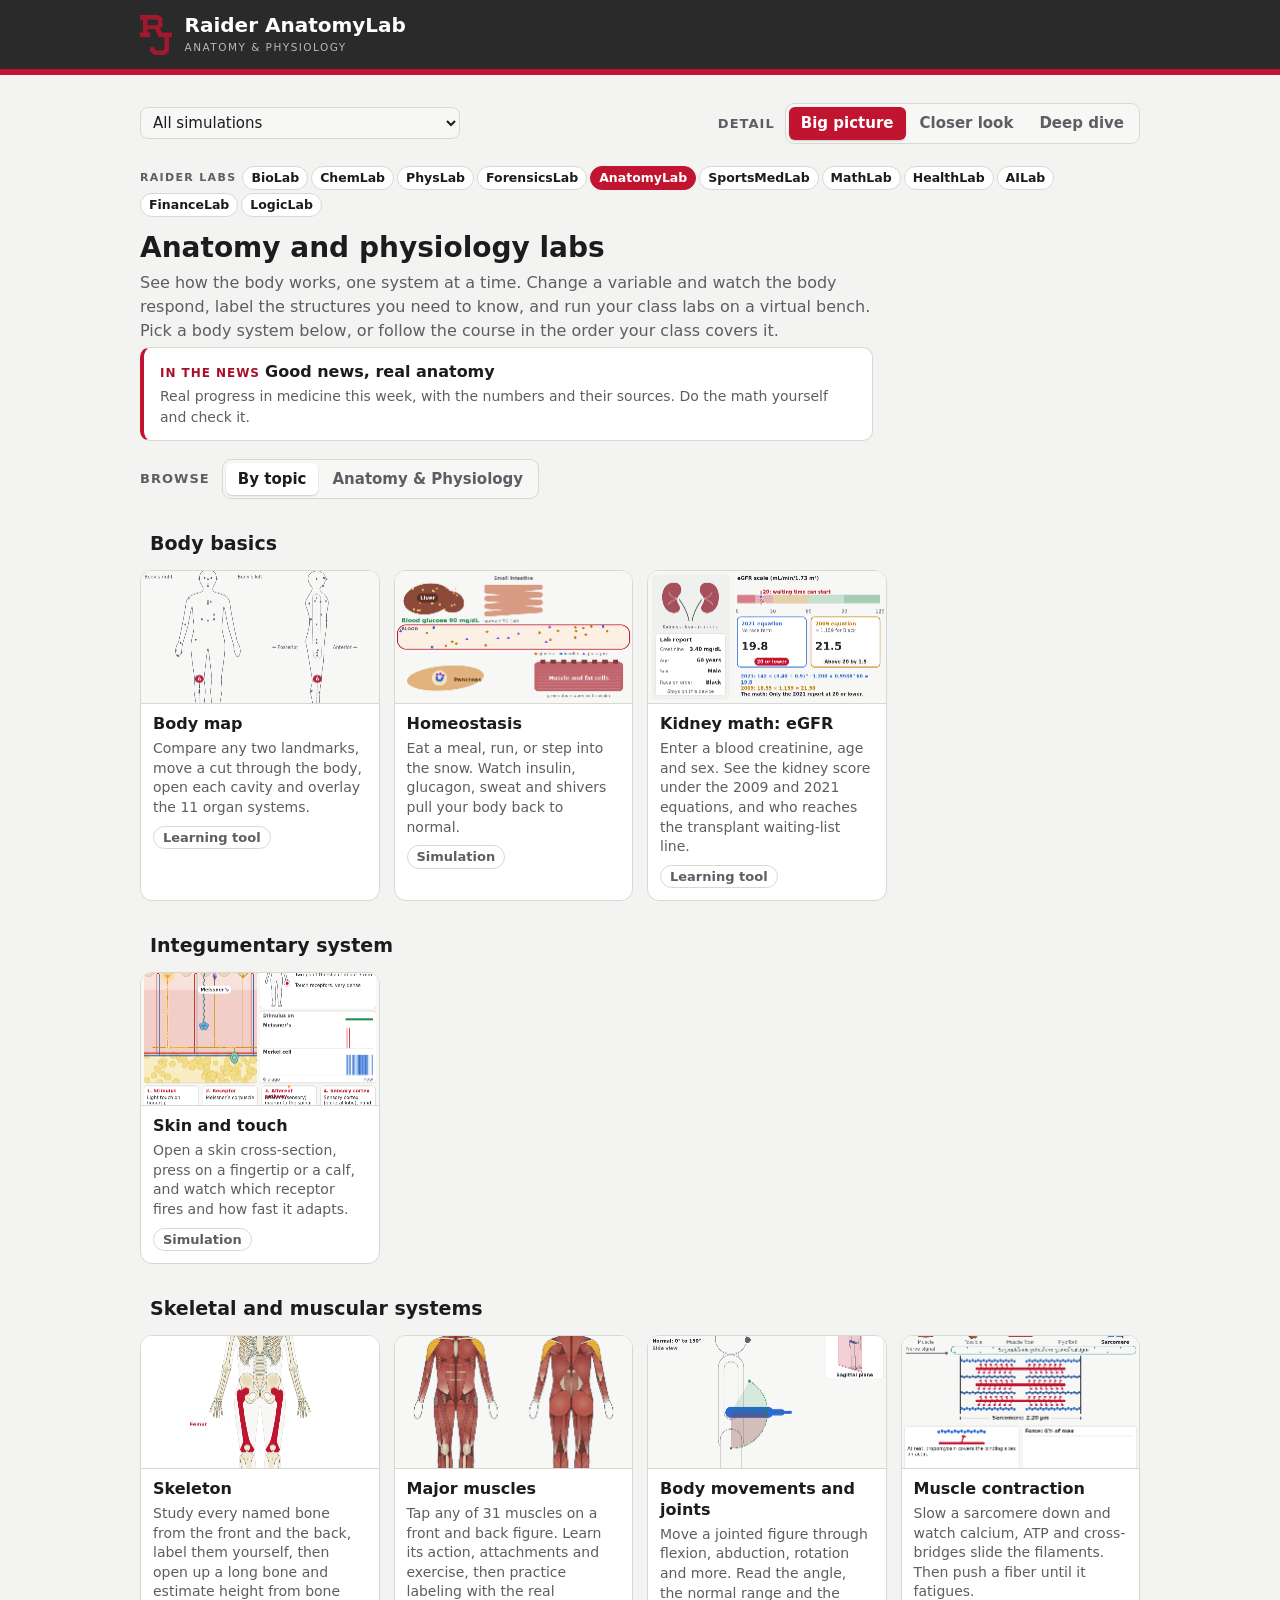
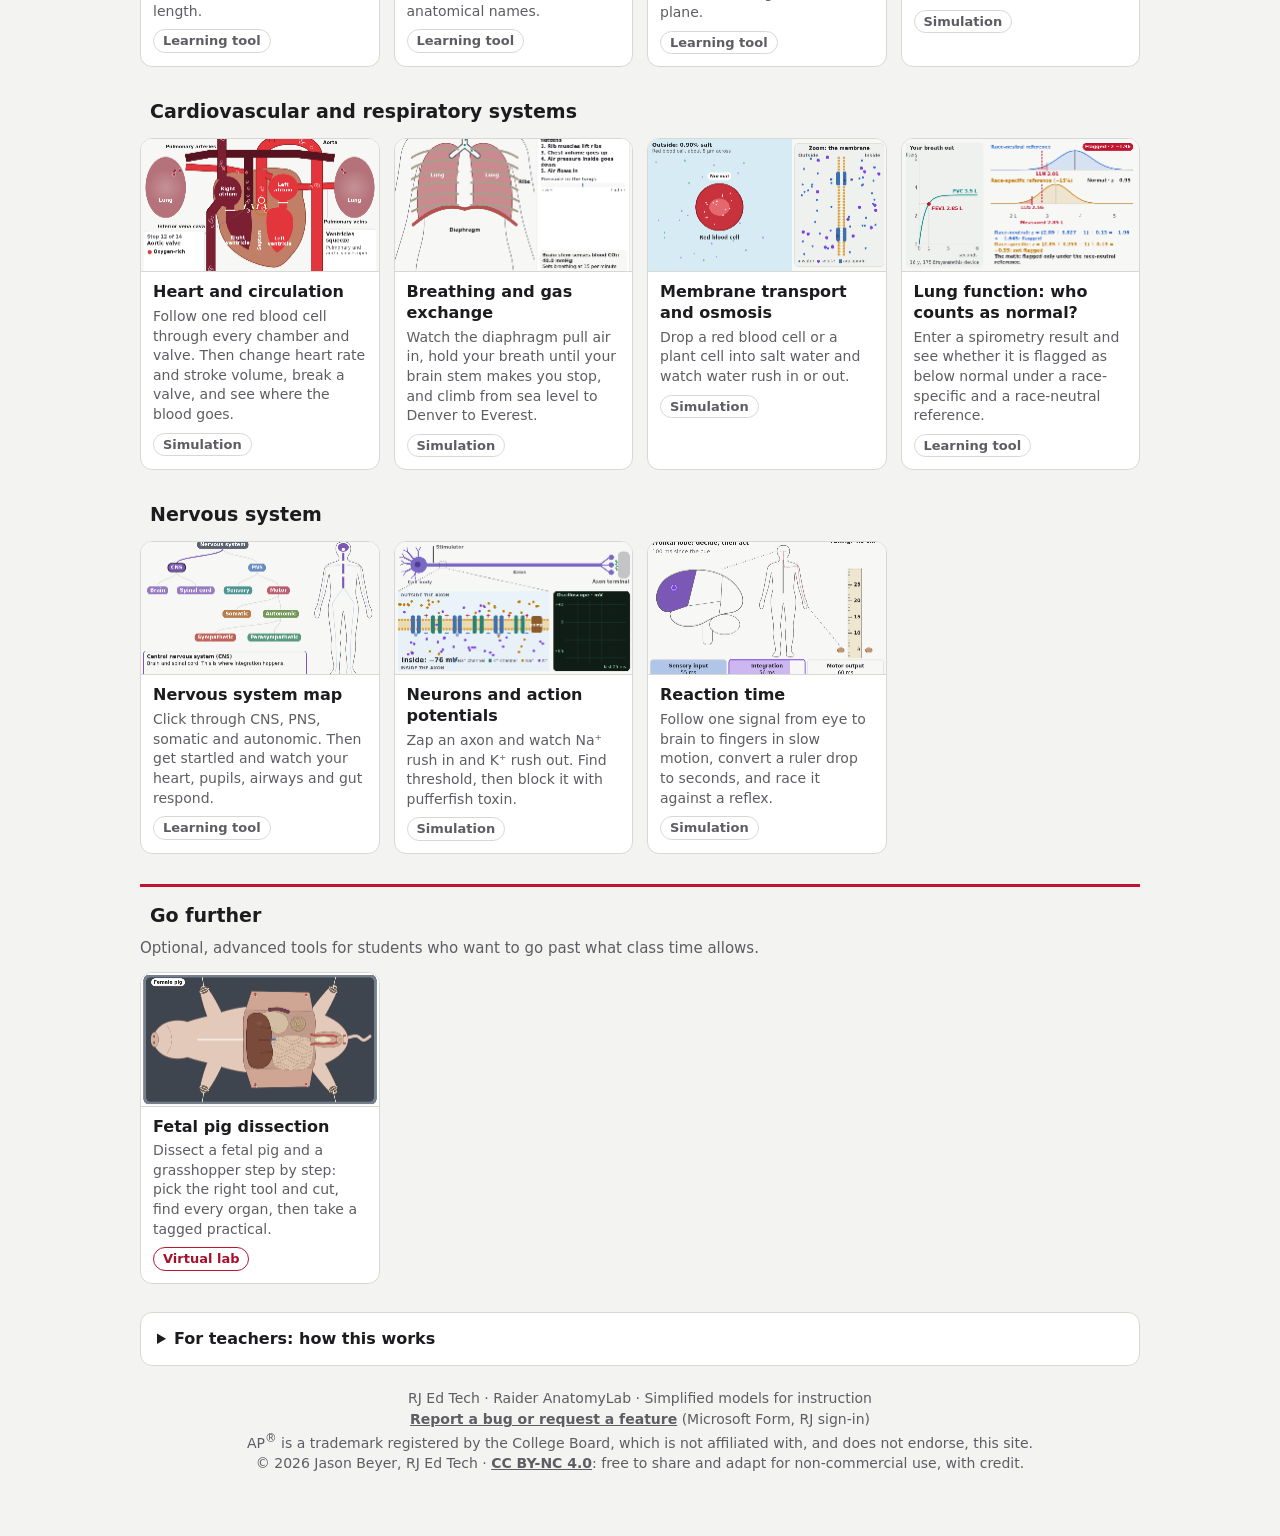
<file: index.html>
<!DOCTYPE html>
<html lang="en">
<head>
<meta charset="utf-8">
<meta name="viewport" content="width=device-width, initial-scale=1, viewport-fit=cover">
<title>Raider AnatomyLab</title>
<meta name="lab-name" content="Raider AnatomyLab">
<meta name="lab-key" content="rjanatomylab">
<meta name="description" content="Interactive anatomy and physiology simulations, virtual labs and learning tools for Regis Jesuit Anatomy &amp; Physiology.">
<meta name="claude:viewport-fit-sides" content="cover">
<link rel="icon" href="favicon.ico" sizes="any">
<link rel="icon" href="favicon.svg" type="image/svg+xml">
<link rel="apple-touch-icon" href="apple-touch-icon.png">
<link rel="stylesheet" href="biolab.css?v=202611240400">
</head>
<body>
<header class="rj-masthead">
  <div class="hl">
    <img class="rj-mark" src="[data-uri]" alt="RJ">
    <div>
      <h1>Raider AnatomyLab</h1>
      <p class="tagline">Anatomy &amp; Physiology</p>
    </div>
  </div>
</header>

<main class="wrap">
  <nav class="bar">
    <div class="nav-l"><a href="#home" class="back" id="back" hidden>← All simulations</a>
      <select id="jump" class="sel" aria-label="Go to a simulation"></select></div>
    <div class="lvl"><span class="lvl-l" id="lvl-l">Detail</span>
      <div class="seg" id="lvl" role="group" aria-labelledby="lvl-l">
        <button type="button" data-l="bio" title="The main idea, in everyday words">Big picture</button><button type="button" data-l="honors" title="The parts get their names, and you can change more things">Closer look</button><button type="button" data-l="ap" title="Everything, including the numbers and the math">Deep dive</button>
      </div>
    </div>
  </nav>

  <section id="home">
    <nav class="labs" aria-label="Raider Labs"><span class="labs-l">Raider Labs</span><a href="https://rjedtech.github.io/Raider-BioLab/" title="Biology">BioLab <small>Biology</small></a><a href="https://rjedtech.github.io/Raider-ChemLab/" title="Chemistry">ChemLab <small>Chemistry</small></a><a href="https://rjedtech.github.io/Raider-PhysLab/" title="Physics">PhysLab <small>Physics</small></a><a href="https://rjedtech.github.io/Raider-ForensicsLab/" title="Forensic Science">ForensicsLab <small>Forensic Science</small></a><a href="https://rjedtech.github.io/Raider-AnatomyLab/" aria-current="page" title="Anatomy &amp; Physiology">AnatomyLab <small>Anatomy &amp; Physiology</small></a><a href="https://rjedtech.github.io/Raider-SportsMedLab/" title="Sports Medicine">SportsMedLab <small>Sports Medicine</small></a><a href="https://rjedtech.github.io/Raider-MathLab/" title="Mathematics">MathLab <small>Mathematics</small></a><a href="https://rjedtech.github.io/Raider-HealthLab/" title="Health">HealthLab <small>Health</small></a><a href="https://rjedtech.github.io/Raider-AILab/" title="Artificial Intelligence">AILab <small>Artificial Intelligence</small></a><a href="https://rjedtech.github.io/Raider-FinanceLab/" title="Personal Finance">FinanceLab <small>Personal Finance</small></a><a href="https://rjedtech.github.io/Raider-LogicLab/" title="Logic &amp; Argument">LogicLab <small>Logic &amp; Argument</small></a></nav>
    <div class="home-head">
      <h2>Anatomy and physiology labs</h2>
      <p class="lede">See how the body works, one system at a time. Change a variable and watch the body respond, label the structures you need to know, and run your class labs on a virtual bench. Pick a body system below, or follow the course in the order your class covers it.</p>
    </div>
    <a class="news-entry" href="news.html" style="display:block;margin:4px 0 14px;padding:12px 16px;border:1px solid var(--line);border-left:4px solid var(--rj);border-radius:10px;background:var(--card);color:var(--fg);text-decoration:none;max-width:72ch"><span style="font-size:12px;font-weight:700;letter-spacing:.08em;text-transform:uppercase;color:var(--rj-ink)">In the News</span> <b>Good news, real anatomy</b> <span style="display:block;color:var(--muted);font-size:14px;margin-top:2px">Real progress in medicine this week, with the numbers and their sources. Do the math yourself and check it.</span></a>
    <div class="browse-row"><span class="lvl-l" id="browse-l">Browse</span><div class="seg" id="browse" role="group" aria-labelledby="browse-l"></div></div>
    <div id="units"></div>
  </section>

  <div id="sims"></div>

  <details class="notes" id="notes">
    <summary>For teachers: how this works</summary>
    <div class="cols">
      <div>
        <h4>Three levels of detail</h4>
        <p>The Detail switch keeps the same model running underneath. <b>Big picture</b> gives the main idea in everyday words. <b>Closer look</b> adds more structures and variables. <b>Deep dive</b> adds the numbers and the harder reasoning. Any student can choose any level, and names never change between levels.</p>
        <h4>Ways in</h4>
        <ul><li><b>Guided:</b> one step at a time.</li><li><b>Full lab:</b> every variable and an investigation.</li><li><b>Review:</b> quiz-style questions with worked solutions.</li></ul>
      </div>
      <div>
        <h4>Virtual labs: your handouts, on a virtual bench</h4>
        <p>Students read the instruments, record their own data, answer the questions and export a report to upload to Canvas.</p>
        <ul><li><a href="#skin">General cutaneous sensations (Touch Sense lab)</a></li><li><a href="#skeleton">Estimating height from bone length (Bone lab)</a></li><li><a href="#contraction">Muscle fatigue lab</a></li><li><a href="#reaction">Reaction time lab</a></li><li><a href="#dissection">Fetal pig dissection with a practice practical</a></li></ul>
        <h4>Put a tool in Canvas</h4>
        <p>Open any tool and use <b>Embed this tool in Canvas</b> at the bottom. Choose where it starts, copy the code and paste it into a Canvas page.</p>
        <h4>Privacy</h4>
        <p>Everything runs in the browser. There are no logins, and no student data leaves the device. An anonymous page counter (no cookies, no names) records which tools are opened and whether the visit came through a school device.</p>
      </div>
    </div>
  </details>
  <p class="foot">RJ Ed Tech · Raider AnatomyLab · Simplified models for instruction<br><a href="https://forms.cloud.microsoft/Pages/ResponsePage.aspx?id=4SwuQZc-CEClZjjFdYLisQzihhIB-7hPp9L3AOSeJONUOVJaVTVMOE9YMFNSVVM3TUNOOFVQR1pYTi4u&amp;rc59cb41123d3497584d2ca10cb9e1c54=%22Raider%20BioLab%22" target="_blank" rel="noopener">Report a bug or request a feature</a> (Microsoft Form, RJ sign-in)<br>AP<sup>®</sup> is a trademark registered by the College Board, which is not affiliated with, and does not endorse, this site.<br>© 2026 Jason Beyer, RJ Ed Tech · <a href="https://creativecommons.org/licenses/by-nc/4.0/" target="_blank" rel="license noopener">CC BY-NC 4.0</a>: free to share and adapt for non-commercial use, with credit.</p>
</main>

<script src="engine.js?v=202611240400"></script>
<script src="body-art.js?v=202611071730"></script>
<script src="sims/bodymap.js?v=202611071730"></script>
<script src="sims/homeostasis.js?v=202611180030"></script>
<script src="sims/skin.js?v=202611180030"></script>
<script src="sims/skeleton.js?v=202611180030"></script>
<script src="sims/muscles.js?v=202611180030"></script>
<script src="sims/movements.js?v=202611071730"></script>
<script src="sims/contraction.js?v=202611180030"></script>
<script src="sims/heart.js?v=202611180030"></script>
<script src="sims/breathing.js?v=202611180030"></script>
<script src="sims/transport.js?v=202611180030"></script>
<script src="sims/nsmap.js?v=202611071730"></script>
<script src="sims/neuron.js?v=202611180030"></script>
<script src="sims/reaction.js?v=202611180030"></script>
<script src="sims/dissection.js?v=202611180030"></script>
<script src="sims/egfr.js?v=202611180030"></script>
<script src="sims/spirometry.js?v=202611180030"></script>
<script src="learn-graph-kit.js?v=202611182200"></script>
<script src="courses.js?v=202611140100"></script>
<script src="practical.js?v=202611071730"></script>
<script src="review.js?v=202611180030"></script>
<script src="myths.js?v=202611172300"></script>
<script src="body/bodymap-content.js?v=202611180030"></script>
<script src="body/skin-content.js?v=202611180030"></script>
<script src="body/skeleton-content.js?v=202611182100"></script>
<script src="body/muscles-content.js?v=202611180030"></script>
<script src="body/movements-content.js?v=202611180030"></script>
<script src="body/contraction-content.js?v=202611180030"></script>
<script src="body/heart-content.js?v=202611180030"></script>
<script src="body/breathing-content.js?v=202611180030"></script>
<script src="body/nsmap-content.js?v=202611180030"></script>
<script src="body/reaction-content.js?v=202611180030"></script>
<script src="sitelinks.js?v=202611071730"></script>
<script src="learn-a.js?v=202611182200"></script>
<script src="learn-b.js?v=202611190000"></script>
<script src="borders.js?v=202611200500"></script>
<script>BioLab.start();</script>
<script src="student-help.js?v=202611240500"></script>
<!-- Anonymous page-view count (GoatCounter, rjedtech.goatcounter.com): no cookies, no personal data, no form contents.
     Each tool (#id) counts as its own page; anything after = or @ in the address is never sent.
     A visit through the school's Securly filter (?scrlybrkr in the address) adds ?sd = school device; nothing else about the visitor is sent. -->
<script>
window.goatcounter={no_onload:true};
(function(){var last=null,tries=0;
function route(){var h=(location.hash||'').slice(1).split(/[=@?&]/)[0].replace(/[^A-Za-z0-9_-]/g,'').slice(0,40);return location.pathname.replace(/index\.html$/,'')+(h?'#'+h:'')+(/scrlybrkr/.test(location.search)?'?sd':'');}
function go(){var p=route();if(p===last)return;var g=window.goatcounter;if(!g||typeof g.count!=='function'){if(tries++<40)setTimeout(go,250);return;}last=p;try{g.count({path:p});}catch(e){}}
window.addEventListener('hashchange',go);if(document.readyState==='complete')go();else window.addEventListener('load',go);})();
</script>
<script data-goatcounter="https://rjedtech.goatcounter.com/count" async src="//gc.zgo.at/count.js"></script>
</body>
</html>
</file>
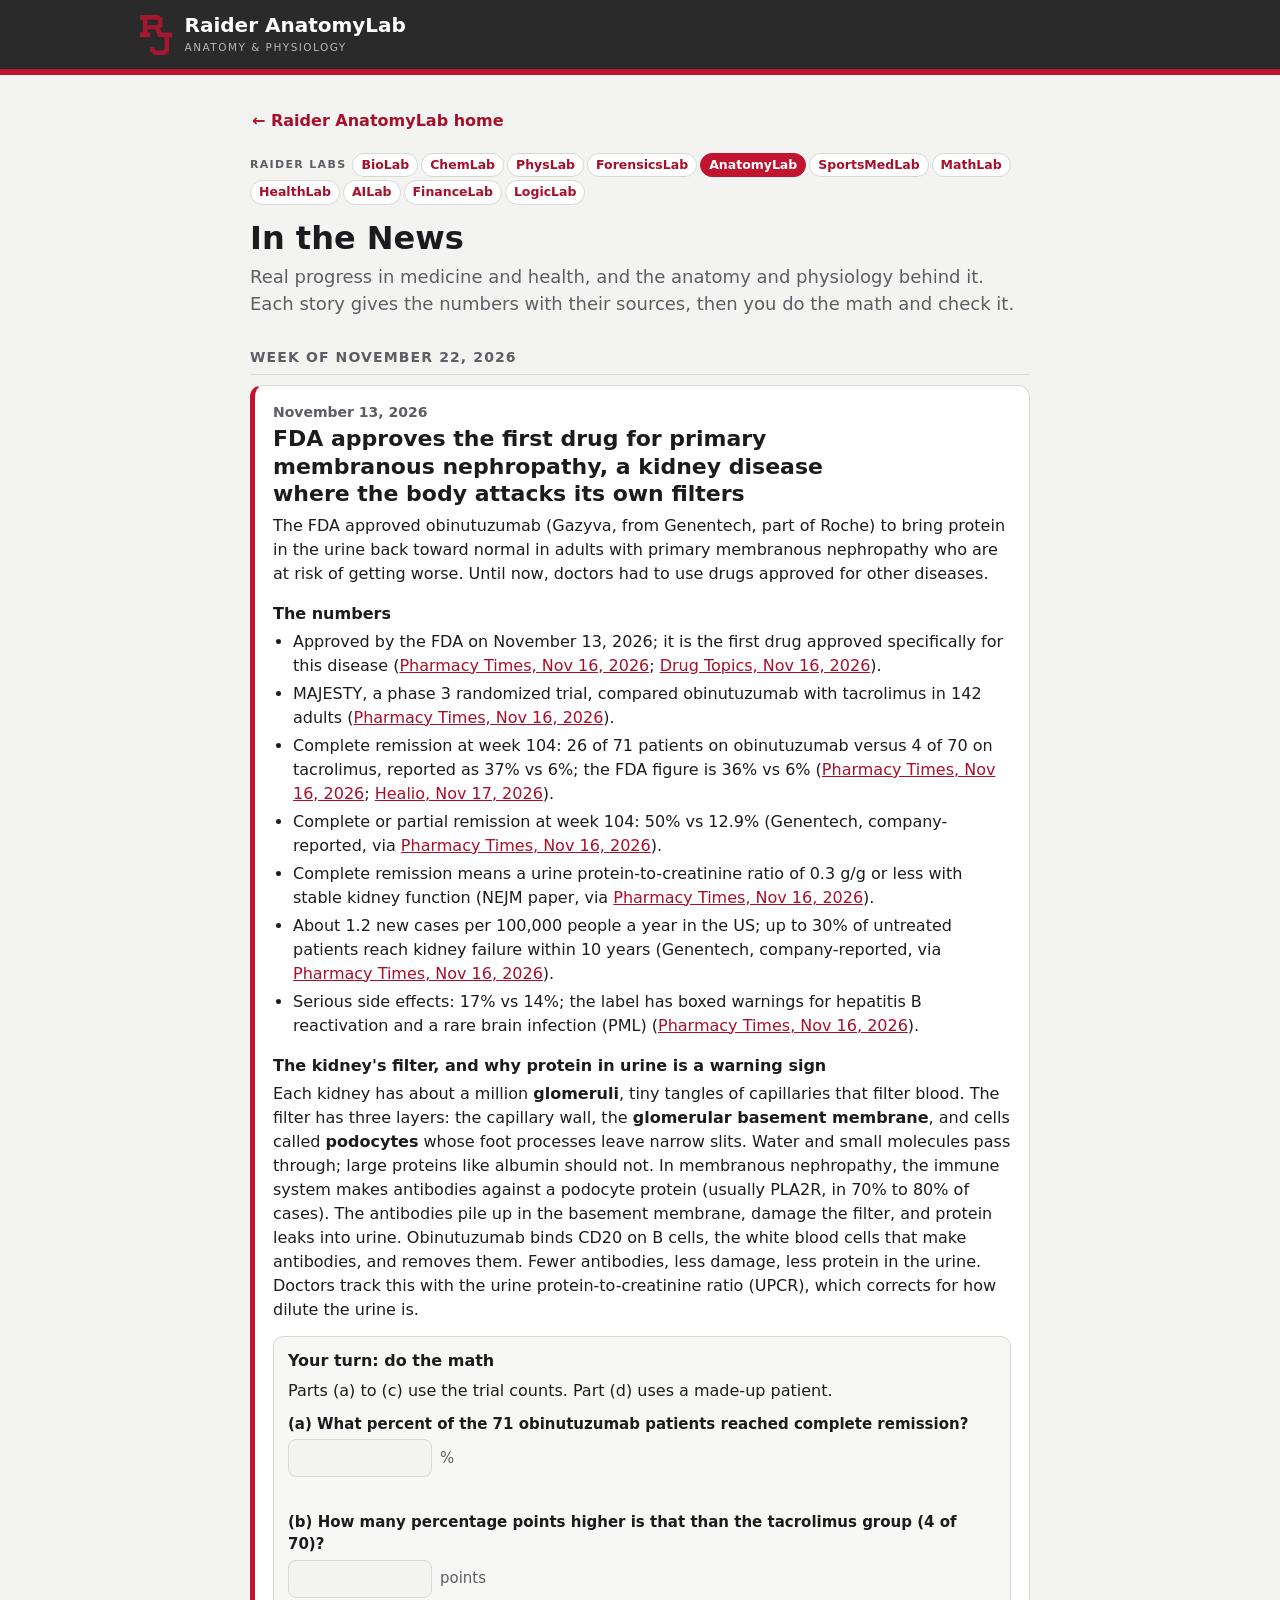
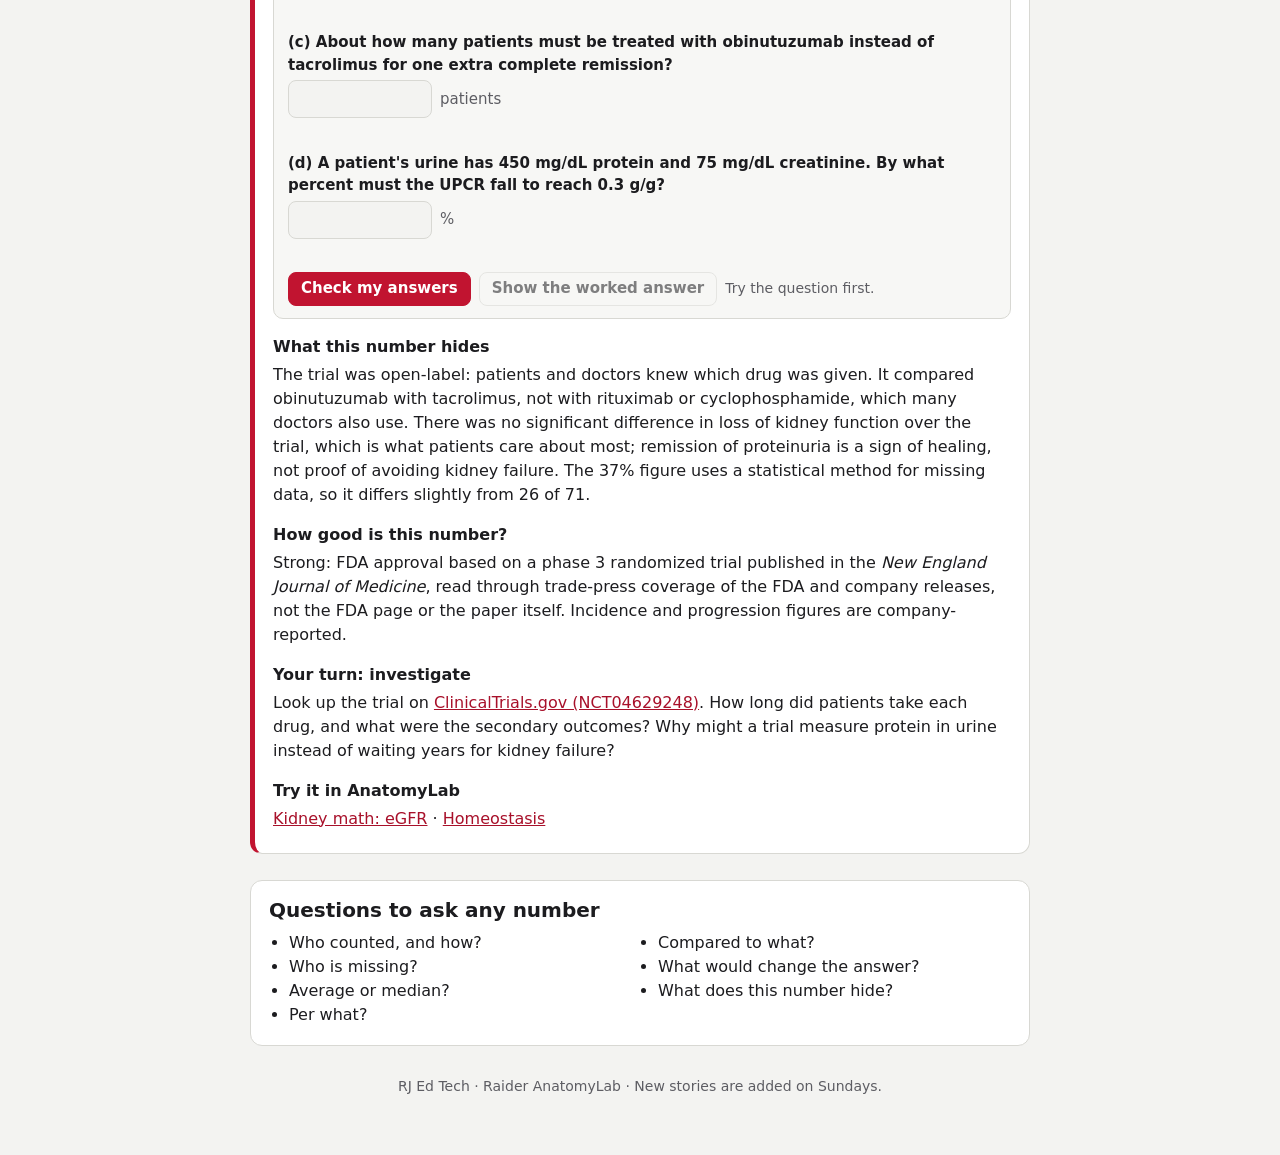
<file: news.html>
<!DOCTYPE html>
<html lang="en">
<head>
<meta charset="utf-8">
<meta name="viewport" content="width=device-width, initial-scale=1, viewport-fit=cover">
<title>In the News · Raider AnatomyLab</title>
<meta name="description" content="Good-news stories from the real world, with the numbers, the sources and the anatomy and physiology behind them. Do the math yourself and check it.">
<link rel="icon" href="favicon.ico" sizes="any">
<link rel="icon" href="favicon.svg" type="image/svg+xml">
<link rel="apple-touch-icon" href="apple-touch-icon.png">
<link rel="stylesheet" href="biolab.css?v=202611200500">
<style>
.nw{max-width:780px;margin:0 auto}
.nw h1{font-size:32px;margin:0;line-height:1.2}
.nw .lede{font-size:18px;color:var(--muted);margin:6px 0 16px}
.nw .back{display:inline-block;margin:0 0 14px;font-weight:600}
.nw a{color:var(--rj-ink)}
.nw-week{font-size:14px;font-weight:700;letter-spacing:.08em;text-transform:uppercase;color:var(--muted);margin:30px 0 10px;border-bottom:1px solid var(--line);padding-bottom:6px}
.nw-card{background:var(--card);border:1px solid var(--line);border-left:5px solid var(--rj);border-radius:12px;padding:16px 18px;margin:0 0 18px;scroll-margin-top:12px}
.nw-card h2{font-size:22px;line-height:1.25;margin:2px 0 6px}
.nw-date{font-size:14px;color:var(--muted);font-weight:600}
.nw-card h3{font-size:16px;margin:16px 0 4px}
.nw-card p,.nw-card li{font-size:16px;line-height:1.5}
.nw-card p{margin:0 0 6px}
.nw-card ul{padding-left:20px;margin:4px 0}.nw-card li{margin:4px 0}
.nw-turn{background:var(--card2);border:1px solid var(--line);border-radius:10px;padding:12px 14px;margin:14px 0 4px}
.nw-turn h3{margin:0 0 6px}
.nw-part{display:grid;gap:4px;margin:10px 0}
.nw-part label{font-weight:600;font-size:15px}
.nw-in{display:flex;flex-wrap:wrap;gap:8px;align-items:center}
.nw-in input{font:inherit;font-size:16px;width:9em;max-width:100%;padding:6px 8px;border:1px solid var(--line);border-radius:8px;background:var(--bg,#fff);color:var(--fg)}
.nw-unit{color:var(--muted);font-size:15px}
.nw-fb{font-size:15px;min-height:1.3em}
.nw-fb.ok{color:#1b7a43;font-weight:600}.nw-fb.no{color:#b85a00}
@media (prefers-color-scheme: dark){:root:not([data-theme="light"]) .nw-fb.ok{color:#5fd08a}:root:not([data-theme="light"]) .nw-fb.no{color:#f0a35c}}
:root[data-theme="dark"] .nw-fb.ok{color:#5fd08a}:root[data-theme="dark"] .nw-fb.no{color:#f0a35c}
.nw-row{display:flex;flex-wrap:wrap;gap:8px;align-items:center;margin-top:10px}
.nw-row .btn[disabled]{opacity:.55;cursor:not-allowed}
.nw-hint{font-size:14px;color:var(--muted)}
.nw-worked{margin-top:10px;padding:10px 12px;border-left:4px solid var(--rj);background:var(--card);border-radius:6px}
.nw-ask{background:var(--card);border:1px solid var(--line);border-radius:12px;padding:14px 18px;margin:26px 0 10px}
.nw-ask h2{font-size:20px;margin:0 0 6px}
.nw-ask ul{columns:2 240px;padding-left:20px;margin:4px 0}
.nw-foot{margin:30px 0 10px;color:var(--muted);font-size:14px;text-align:center}
@media print{.nw-row,.back,nav.labs{display:none}.nw-worked[hidden]{display:block!important}.nw-card{break-inside:avoid}}
</style>
</head>
<body>
<header class="rj-masthead">
  <div class="hl">
    <img class="rj-mark" src="[data-uri]" alt="RJ">
    <div>
      <h1>Raider AnatomyLab</h1>
      <p class="tagline">Anatomy &amp; Physiology</p>
    </div>
  </div>
</header>
<main class="wrap"><div class="nw">
<a class="back" href="index.html">&larr; Raider AnatomyLab home</a>
<nav class="labs" aria-label="Raider Labs"><span class="labs-l">Raider Labs</span><a href="https://rjedtech.github.io/Raider-BioLab/">BioLab <small>Biology</small></a><a href="https://rjedtech.github.io/Raider-ChemLab/">ChemLab <small>Chemistry</small></a><a href="https://rjedtech.github.io/Raider-PhysLab/">PhysLab <small>Physics</small></a><a href="https://rjedtech.github.io/Raider-ForensicsLab/">ForensicsLab <small>Forensic Science</small></a><a href="https://rjedtech.github.io/Raider-AnatomyLab/" aria-current="page">AnatomyLab <small>Anatomy &amp; Physiology</small></a><a href="https://rjedtech.github.io/Raider-SportsMedLab/">SportsMedLab <small>Sports Medicine</small></a><a href="https://rjedtech.github.io/Raider-MathLab/">MathLab <small>Mathematics</small></a><a href="https://rjedtech.github.io/Raider-HealthLab/">HealthLab <small>Health</small></a><a href="https://rjedtech.github.io/Raider-AILab/">AILab <small>Artificial Intelligence</small></a><a href="https://rjedtech.github.io/Raider-FinanceLab/">FinanceLab <small>Personal Finance</small></a><a href="https://rjedtech.github.io/Raider-LogicLab/">LogicLab <small>Logic &amp; Argument</small></a></nav>
<h1>In the News</h1>
<p class="lede">Real progress in medicine and health, and the anatomy and physiology behind it. Each story gives the numbers with their sources, then you do the math and check it.</p>
<div id="nw-list"><noscript><p>In the News needs JavaScript turned on.</p></noscript></div>
<section class="nw-ask"><h2>Questions to ask any number</h2><ul>
<li>Who counted, and how?</li><li>Who is missing?</li><li>Average or median?</li><li>Per what?</li>
<li>Compared to what?</li><li>What would change the answer?</li><li>What does this number hide?</li></ul></section>
<p class="nw-foot">RJ Ed Tech · Raider AnatomyLab · New stories are added on Sundays.</p>
</div></main>
<script src="news-data.js?v=202611221500"></script>
<script>
(function(){
var LAB="AnatomyLab";
var list=document.getElementById('nw-list');
var data=(window.RAIDER_NEWS||[]).slice();
if(!data.length){list.innerHTML='<p>No stories yet. Check back next week.</p>';return;}
var MON=['January','February','March','April','May','June','July','August','September','October','November','December'];
function fmt(d){var p=d.split('-');return MON[+p[1]-1]+' '+(+p[2])+', '+p[0];}
data.sort(function(a,b){return a.week<b.week?1:a.week>b.week?-1:(a.date<b.date?1:a.date>b.date?-1:0);});
function el(t,c,h){var e=document.createElement(t);if(c)e.className=c;if(h!=null)e.innerHTML=h;return e;}
function num(v){v=String(v).replace(/[,$%\s]/g,'').replace(/−/g,'-');if(v===''||isNaN(+v))return null;return +v;}
var week=null;
data.forEach(function(s){
  if(s.week!==week){week=s.week;list.appendChild(el('h2','nw-week','Week of '+fmt(week)));}
  var a=el('article','nw-card');a.id=s.id;
  a.appendChild(el('div','nw-date',fmt(s.date)));
  a.appendChild(el('h2','',s.title));
  a.appendChild(el('p','',s.summary));
  a.appendChild(el('h3','','The numbers'));
  var ul=el('ul');s.numbers.forEach(function(n){ul.appendChild(el('li','',n));});a.appendChild(ul);
  a.appendChild(el('h3','',s.concept.title));
  a.appendChild(el('p','',s.concept.html));
  var t=el('section','nw-turn');t.appendChild(el('h3','','Your turn: do the math'));
  t.appendChild(el('p','',s.hook.prompt));
  var parts=s.hook.parts.map(function(p,i){
    var w=el('div','nw-part');var id=s.id+'-p'+i;
    var lb=el('label','',p.label);lb.htmlFor=id;w.appendChild(lb);
    var row=el('div','nw-in');var inp=document.createElement('input');inp.id=id;inp.type='text';inp.inputMode='decimal';inp.autocomplete='off';
    row.appendChild(inp);row.appendChild(el('span','nw-unit',p.unit||''));w.appendChild(row);
    var fb=el('div','nw-fb');fb.setAttribute('aria-live','polite');w.appendChild(fb);t.appendChild(w);
    inp.addEventListener('keydown',function(e){if(e.key==='Enter')check();});
    return {p:p,inp:inp,fb:fb};
  });
  var row=el('div','nw-row');
  var chk=el('button','btn primary','Check my answers');chk.type='button';
  var show=el('button','btn','Show the worked answer');show.type='button';show.disabled=true;
  var hint=el('span','nw-hint','Try the question first.');
  row.appendChild(chk);row.appendChild(show);row.appendChild(hint);t.appendChild(row);
  var wk=el('div','nw-worked','<b>Worked answer.</b> '+s.hook.worked);wk.hidden=true;t.appendChild(wk);
  function check(){
    var tried=false,right=0;
    parts.forEach(function(o){
      var v=num(o.inp.value),p=o.p;
      if(v===null){o.fb.className='nw-fb';o.fb.textContent=o.inp.value.trim()?'Enter a number.':'';return;}
      tried=true;
      if(Math.abs(v-p.answer)<=p.tol){o.fb.className='nw-fb ok';o.fb.textContent='Correct.';right++;}
      else if(p.signHint&&Math.abs(v+p.answer)<=p.tol){o.fb.className='nw-fb no';o.fb.textContent=p.signHint;}
      else if(Math.abs(v-p.answer)<=Math.max(5*p.tol,Math.abs(p.answer)*0.03)){o.fb.className='nw-fb no';o.fb.textContent='Close. Check your rounding.';}
      else{o.fb.className='nw-fb no';o.fb.textContent='Not yet. Look again at the numbers above.';}
    });
    if(tried){show.disabled=false;hint.textContent=right===parts.length?'All correct.':'You can try again or see the worked answer.';}
  }
  chk.addEventListener('click',check);
  show.addEventListener('click',function(){wk.hidden=!wk.hidden;show.textContent=wk.hidden?'Show the worked answer':'Hide the worked answer';});
  a.appendChild(t);
  a.appendChild(el('h3','','What this number hides'));a.appendChild(el('p','',s.hides));
  a.appendChild(el('h3','','How good is this number?'));a.appendChild(el('p','',s.evidence));
  if(s.investigate){a.appendChild(el('h3','','Your turn: investigate'));a.appendChild(el('p','',s.investigate));}
  if(s.related&&s.related.length){a.appendChild(el('h3','','Try it in '+LAB));var r=el('p');s.related.forEach(function(x,i){var l=el('a','',x.label);l.href=x.href;if(i)r.appendChild(document.createTextNode(' · '));r.appendChild(l);});a.appendChild(r);}
  list.appendChild(a);
});
if(location.hash){var tgt=document.getElementById(location.hash.slice(1));if(tgt)tgt.scrollIntoView();}
})();
</script>
<!-- Anonymous page-view count (GoatCounter, rjedtech.goatcounter.com): no cookies, no personal data, no form contents.
     Each tool (#id) counts as its own page; anything after = or @ in the address is never sent.
     A visit through the school's Securly filter (?scrlybrkr in the address) adds ?sd = school device; nothing else about the visitor is sent. -->
<script>
window.goatcounter={no_onload:true};
(function(){var last=null,tries=0;
function route(){var h=(location.hash||'').slice(1).split(/[=@?&]/)[0].replace(/[^A-Za-z0-9_-]/g,'').slice(0,40);return location.pathname.replace(/index\.html$/,'')+(h?'#'+h:'')+(/scrlybrkr/.test(location.search)?'?sd':'');}
function go(){var p=route();if(p===last)return;var g=window.goatcounter;if(!g||typeof g.count!=='function'){if(tries++<40)setTimeout(go,250);return;}last=p;try{g.count({path:p});}catch(e){}}
window.addEventListener('hashchange',go);if(document.readyState==='complete')go();else window.addEventListener('load',go);})();
</script>
<script data-goatcounter="https://rjedtech.goatcounter.com/count" async src="//gc.zgo.at/count.js"></script>
</body>
</html>
</file>
<file: biolab.css>
/*RJMASTHEAD*/
/* RJ Ed Tech masthead (suite standard, matches Raider Observation Console):
   charcoal band + 6px Raider-red rule, full browser width; contents stay
   aligned with the page column. Same in light and dark. */
html{overflow-x:clip}
.rj-masthead{position:relative;isolation:isolate;display:flex;align-items:center;justify-content:space-between;gap:14px;flex-wrap:wrap;
  padding-top:14px!important;padding-bottom:14px!important;margin-top:0!important;margin-bottom:34px!important;
  border:0!important;background:none!important;color:#fff;color-scheme:dark}
.rj-masthead{box-sizing:border-box;width:100vw;max-width:none!important;margin-left:calc(50% - 50vw)!important;margin-right:calc(50% - 50vw)!important;
  padding-left:max(20px,calc((100vw - 1000px)/2))!important;padding-right:max(20px,calc((100vw - 1000px)/2))!important}
.rj-masthead::before{content:"";position:absolute;z-index:-1;top:-64px;bottom:-6px;left:calc(50% - 50vw);right:calc(50% - 50vw);
  background:#2a2a2a;border-bottom:6px solid #C11430}
.rj-masthead>.head-row{flex:1;align-items:center}
body:not(.fs) .rj-masthead .hl,body:not(.fs) .rj-masthead .header-left,body:not(.fs) .rj-masthead .title-lock{display:flex!important;flex-direction:row!important;flex-wrap:nowrap!important;align-items:center!important;gap:13px!important;min-width:0}
.rj-masthead .rj-mark{height:40px;width:auto;display:block;flex-shrink:0}
.rj-masthead .brand,.rj-masthead h1{color:#fff!important;-webkit-text-fill-color:#fff!important;background:none!important;
  font-size:20px!important;font-weight:700!important;line-height:1.15!important;letter-spacing:0!important;margin:0!important}
.rj-masthead .accent{color:inherit!important;-webkit-text-fill-color:inherit!important}
.rj-masthead .tagline,.rj-masthead .subtitle,.rj-masthead .rjm-sub{color:#b8b8b8!important;font-size:10.5px!important;font-weight:400!important;
  letter-spacing:.14em!important;text-transform:uppercase;margin:3px 0 0!important;line-height:1.45!important}
.rj-masthead .last-checked{color:#b8b8b8!important}
.rj-masthead a{color:#f2f2f2!important}
body:not(.fs) .rj-masthead button,body:not(.fs) .rj-masthead select{background:rgba(255,255,255,.08)!important;color:#f2f2f2!important;
  border:1px solid rgba(255,255,255,.22)!important}
body:not(.fs) .rj-masthead select option{background:#2a2a2a;color:#f2f2f2}
.rj-masthead .hdr-txt{flex:1;min-width:0}
.rj-masthead .hdr-txt .sub{color:#b8b8b8!important;font-size:10.5px!important;font-weight:400!important;letter-spacing:.14em!important;text-transform:uppercase;margin:3px 0 0!important;line-height:1.45!important}
.rj-masthead label{color:#d8d8d8!important}
.rj-masthead input{background:rgba(255,255,255,.08)!important;color:#f2f2f2!important;border:1px solid rgba(255,255,255,.22)!important}
.rj-masthead input::placeholder{color:#9a9a9a}
.rj-masthead .lang-globe{color:#f2f2f2}
body.fs .rj-masthead{color-scheme:normal;margin-bottom:0!important}
body.fs .rj-masthead::before{display:none}
@media(max-width:600px){.rj-masthead .brand,.rj-masthead h1{font-size:17px!important}.rj-masthead>label{flex-basis:100%}}
@media print{.rj-masthead::before{display:none}.rj-masthead,.rj-masthead .brand,.rj-masthead h1{color:#000!important;-webkit-text-fill-color:#000!important}}
/*/RJMASTHEAD*/

/* Layout: one 1000px lab-bench column — stage + control drawer, then
   instruments (readouts, graph, prediction), then the lab notebook (trials). */
:root{
  --bg:#f3f3f1; --card:#ffffff; --card2:#f7f7f5; --fg:#1c1c1f; --muted:#5d5d63; --line:#d8d8d3;
  --rj:#C11430; --rj-ink:#a8102a; --focus:#1f6feb; --good:#1b7339; --bad:#b3261e;
  --warn:#c27a00; --warn-ink:#6e4300; --warn-bg:#fff4dc;
  --font:"Segoe UI",system-ui,-apple-system,Roboto,"Helvetica Neue",Arial,sans-serif;
  /* drawing palette for the simulations */
  --cv-ims:#fcefe4; --cv-matrix:#e8f1f8; --cv-head:#dca23a; --cv-tail:#eadbb2; --cv-ink:#26262b; --cv-soft:#62626a;
  --cv-h:#d22d68; --cv-e:#f2b705; --cv-estroke:#7a5a00; --cv-atp:#1b7339; --cv-dnp:#7b3fe4;
  --cv-sol:#e9f3f9; --cv-enz:#3a8a55; --cv-enzd:#7c9a84; --cv-sub:#2d6bd2; --cv-prod:#df741a; --cv-inc:#d32f2f; --cv-inn:#7b3fe4;
  --cv-water:#d6ebf4; --cv-glass:#8aa6b4; --cv-leaf:#2b8237; --cv-leaf2:#58ad48; --cv-bubble:#ffffff; --cv-bstroke:#6f97ab;
  --cv-bench:#ddd2bf; --cv-lamp:#3a3e45; --cv-ruler:#efe6cf;
  --cv-bg:#f7f8f6; --cv-bg2:#eef1ee; --s1:#C11430; --s2:#2d6bd2; --s3:#1b8a4a; --s4:#c27a00; --s5:#7b3fe4; --s6:#0f8b8d;
  --g-line:#C11430; --g-fill:rgba(193,20,48,.10); --g-grid:#e7e7e2; --g-axis:#77777d; --g-dot:#2d6bd2;
}
@media (prefers-color-scheme: dark){:root:not([data-theme="light"]){
  --bg:#15161a; --card:#1d1f24; --card2:#24272d; --fg:#ececef; --muted:#a2a2aa; --line:#353840;
  --rj-ink:#ed516a; --focus:#6ea8ff; --good:#5cc27f; --bad:#f2827a;
  --warn:#f2b24c; --warn-ink:#f7cd86; --warn-bg:#33281a;
  --cv-ims:#2a221c; --cv-matrix:#17212a; --cv-head:#b78a35; --cv-tail:#4d4535; --cv-ink:#ececef; --cv-soft:#a2a2aa;
  --cv-h:#ff6b9a; --cv-e:#ffd23f; --cv-estroke:#3a2c00; --cv-atp:#62d08a; --cv-dnp:#a77dff;
  --cv-sol:#14212a; --cv-enz:#46a868; --cv-enzd:#5b6f61; --cv-sub:#5c9bff; --cv-prod:#ff9a45; --cv-inc:#ff5d5d; --cv-inn:#a77dff;
  --cv-water:#132d3a; --cv-glass:#6a8796; --cv-leaf:#3a9c46; --cv-leaf2:#73c562; --cv-bubble:#e6f6ff; --cv-bstroke:#9cc4d8;
  --cv-bench:#3a342b; --cv-lamp:#9ca2aa; --cv-ruler:#2e2a22;
  --cv-bg:#191b20; --cv-bg2:#20242a; --s1:#ed516a; --s2:#5c9bff; --s3:#5cc27f; --s4:#f2b24c; --s5:#a77dff; --s6:#4cc9c0;
  --g-line:#ed516a; --g-fill:rgba(237,81,106,.14); --g-grid:#2b2e35; --g-axis:#8f8f97; --g-dot:#5c9bff;
  color-scheme:dark}}
:root[data-theme="dark"]{
  --bg:#15161a; --card:#1d1f24; --card2:#24272d; --fg:#ececef; --muted:#a2a2aa; --line:#353840;
  --rj-ink:#ed516a; --focus:#6ea8ff; --good:#5cc27f; --bad:#f2827a;
  --warn:#f2b24c; --warn-ink:#f7cd86; --warn-bg:#33281a;
  --cv-ims:#2a221c; --cv-matrix:#17212a; --cv-head:#b78a35; --cv-tail:#4d4535; --cv-ink:#ececef; --cv-soft:#a2a2aa;
  --cv-h:#ff6b9a; --cv-e:#ffd23f; --cv-estroke:#3a2c00; --cv-atp:#62d08a; --cv-dnp:#a77dff;
  --cv-sol:#14212a; --cv-enz:#46a868; --cv-enzd:#5b6f61; --cv-sub:#5c9bff; --cv-prod:#ff9a45; --cv-inc:#ff5d5d; --cv-inn:#a77dff;
  --cv-water:#132d3a; --cv-glass:#6a8796; --cv-leaf:#3a9c46; --cv-leaf2:#73c562; --cv-bubble:#e6f6ff; --cv-bstroke:#9cc4d8;
  --cv-bench:#3a342b; --cv-lamp:#9ca2aa; --cv-ruler:#2e2a22;
  --cv-bg:#191b20; --cv-bg2:#20242a; --s1:#ed516a; --s2:#5c9bff; --s3:#5cc27f; --s4:#f2b24c; --s5:#a77dff; --s6:#4cc9c0;
  --g-line:#ed516a; --g-fill:rgba(237,81,106,.14); --g-grid:#2b2e35; --g-axis:#8f8f97; --g-dot:#5c9bff;
  color-scheme:dark}

*{box-sizing:border-box}
[hidden]{display:none!important}
html{color-scheme:light}
body{margin:0}
img{max-width:100%}
body{background:var(--bg);color:var(--fg);font:16px/1.5 var(--font);
  padding-left:max(16px,env(safe-area-inset-left,0px));padding-right:max(16px,env(safe-area-inset-right,0px));padding-block:0 48px}
.wrap{max-width:1000px;margin:0 auto}
h2,h3{text-wrap:balance}
button,select,input{font:inherit;color:inherit}
:focus-visible{outline:2px solid var(--focus);outline-offset:2px}

.bar{display:flex;flex-wrap:wrap;gap:12px 20px;justify-content:space-between;align-items:center;margin-bottom:22px}
.tabs{display:flex;flex-wrap:wrap;gap:4px}
.tab{border:1px solid transparent;background:none;color:var(--muted);font-weight:600;font-size:16px;padding:8px 14px;border-radius:8px;cursor:pointer}
.tab:hover{color:var(--fg);background:var(--card2)}
.tab[aria-selected="true"]{color:var(--fg);background:var(--card);border-color:var(--line);box-shadow:inset 0 -3px 0 var(--rj)}
.lvl{display:flex;align-items:center;gap:10px}
.lvl-l{font-size:13px;font-weight:600;letter-spacing:.08em;text-transform:uppercase;color:var(--muted)}
.seg{display:inline-flex;border:1px solid var(--line);border-radius:9px;background:var(--card2);padding:3px;gap:2px;flex-wrap:wrap}
.seg button{border:0;background:none;padding:5px 12px;border-radius:6px;font-size:15px;font-weight:600;color:var(--muted);cursor:pointer}
.seg button:hover{color:var(--fg)}
.seg button[aria-checked="true"],.seg button[aria-pressed="true"]{background:var(--card);color:var(--fg);box-shadow:0 1px 2px rgba(0,0,0,.18)}
.lvl .seg button[aria-pressed="true"]{background:var(--rj);color:#fff}

.sim-head h2{font-size:26px;line-height:1.2;margin:0 0 6px}
.lede{color:var(--muted);margin:0;max-width:72ch}
.lede-lv{display:block;margin-top:.45em;padding-left:.7em;border-left:3px solid var(--rj,#c8102e)}
.lede-lv b{color:var(--fg,inherit)}
.bench{display:grid;grid-template-columns:minmax(0,1fr) 290px;gap:16px;margin-top:18px;align-items:start}
.stage{background:var(--card);border:1px solid var(--line);border-radius:12px;overflow:hidden;min-width:0}
.stage canvas{display:block;width:100%;aspect-ratio:16/9;max-width:100%}
.transport{display:flex;flex-wrap:wrap;gap:8px;align-items:center;padding:10px 12px;border-top:1px solid var(--line)}
.clock{margin-left:auto;font-variant-numeric:tabular-nums;color:var(--muted);font-size:15px}
.btn{border:1px solid var(--line);background:var(--card2);padding:6px 12px;border-radius:8px;font-size:15px;font-weight:600;cursor:pointer;line-height:1.3}
.btn:hover{border-color:var(--muted)}
.btn.primary{background:var(--rj);border-color:var(--rj);color:#fff}
.btn.primary:hover{filter:brightness(1.08)}
.btn select{border:0;background:none}
select.sel{border:1px solid var(--line);background:var(--card2);border-radius:8px;padding:5px 8px;font-size:15px;max-width:100%}

.controls{background:var(--card);border:1px solid var(--line);border-radius:12px;padding:16px;display:flex;flex-direction:column;gap:16px}
.controls h3{margin:0;font-size:13px;letter-spacing:.1em;text-transform:uppercase;color:var(--muted)}
.ctl-top{display:flex;justify-content:space-between;gap:8px;align-items:baseline;margin-bottom:4px}
.ctl-top label,.ctl-top .lbl{font-weight:600;font-size:15px}
.ctl output{font-variant-numeric:tabular-nums;font-weight:600;font-size:15px;color:var(--rj-ink)}
.ctl input[type=range]{width:100%;accent-color:var(--rj);margin:0}
.ctl .help{font-size:14px;color:var(--muted);margin:2px 0 0}
.switch{display:flex;gap:12px;align-items:flex-start;cursor:pointer}
.switch input{position:absolute;opacity:0;width:1px;height:1px}
.track{flex:0 0 auto;width:40px;height:22px;border-radius:11px;background:var(--line);position:relative;transition:background .15s;margin-top:2px}
.track::after{content:"";position:absolute;top:3px;left:3px;width:16px;height:16px;border-radius:50%;background:#fff;box-shadow:0 1px 2px rgba(0,0,0,.3);transition:transform .15s}
.switch input:checked+.track{background:var(--rj)}
.switch input:checked+.track::after{transform:translateX(18px)}
.switch input:focus-visible+.track{outline:2px solid var(--focus);outline-offset:2px}
.tl{display:flex;flex-direction:column;line-height:1.3}
.tl b{font-size:15px}
.tl small{font-size:14px;color:var(--muted)}

.readouts{display:grid;grid-template-columns:repeat(auto-fit,minmax(138px,1fr));gap:10px;margin-top:16px}
.tile{background:var(--card);border:1px solid var(--line);border-radius:10px;padding:10px 12px;min-width:0}
.t-l{font-size:14px;color:var(--muted);line-height:1.3}
.t-v{font-size:24px;font-weight:700;font-variant-numeric:tabular-nums;line-height:1.25;margin-top:2px}
.t-v .u{font-size:14px;font-weight:400;color:var(--muted)}
.t-bar{height:5px;border-radius:3px;background:var(--card2);border:1px solid var(--line);margin-top:8px;overflow:hidden}
.t-bar i{display:block;height:100%;background:var(--rj);width:0}

.lower{display:grid;grid-template-columns:minmax(0,1.45fr) minmax(0,1fr);gap:16px;margin-top:16px;align-items:start}
.panel{background:var(--card);border:1px solid var(--line);border-radius:12px;padding:14px 16px;min-width:0}
.p-head{display:flex;flex-wrap:wrap;gap:8px 12px;align-items:center;justify-content:space-between;margin-bottom:10px}
.p-head h3{margin:0;font-size:13px;letter-spacing:.1em;text-transform:uppercase;color:var(--muted)}
.g-opts{display:flex;flex-wrap:wrap;gap:8px;align-items:center;font-size:14px;color:var(--muted)}
.graph canvas{display:block;width:100%;height:250px}

.predict .q{font-weight:600;font-size:17px;line-height:1.4;margin:0 0 12px}
.choices{display:flex;flex-direction:column;gap:8px}
.choice{text-align:left;border:1px solid var(--line);background:var(--card2);border-radius:8px;padding:9px 12px;cursor:pointer;font-size:15px;line-height:1.35}
.choice:hover{border-color:var(--rj)}
.status{font-size:15px;color:var(--muted);margin:10px 0 0}
.prog{height:6px;border-radius:3px;background:var(--card2);border:1px solid var(--line);overflow:hidden;margin-top:8px}
.prog i{display:block;height:100%;background:var(--rj);width:0}
.verdict{font-weight:700;margin:0 0 6px}
.verdict.ok{color:var(--good)}.verdict.no{color:var(--bad)}
.explain{font-size:15px;margin:0 0 12px}
.pick{font-size:15px;margin:0 0 8px}
.row{display:flex;flex-wrap:wrap;gap:8px}
.count{font-size:13px;letter-spacing:.08em;text-transform:uppercase;color:var(--muted);font-weight:600}

.trials{margin-top:16px}
.tbl-wrap{overflow-x:auto;border:1px solid var(--line);border-radius:8px}
table{border-collapse:collapse;width:100%;font-size:14px;font-variant-numeric:tabular-nums}
th,td{padding:7px 10px;text-align:right;white-space:nowrap;border-bottom:1px solid var(--line)}
th{background:var(--card2);font-weight:600;color:var(--muted);font-size:13px}
th:first-child,td:first-child{text-align:left}
tr:last-child td{border-bottom:0}
.empty{color:var(--muted);font-size:15px;padding:14px;margin:0}
.csv-fallback{width:100%;min-height:90px;margin-top:10px;font:13px/1.4 ui-monospace,Consolas,monospace;background:var(--card2);color:var(--fg);border:1px solid var(--line);border-radius:8px;padding:8px}
.toast{font-size:14px;color:var(--good);font-weight:600}

.notes{margin-top:28px;background:var(--card);border:1px solid var(--line);border-radius:12px;padding:4px 16px}
.notes summary{cursor:pointer;font-weight:700;padding:10px 0}
.notes .cols{display:grid;grid-template-columns:repeat(auto-fit,minmax(260px,1fr));gap:8px 28px;padding-bottom:14px}
.notes h4{margin:10px 0 4px;font-size:15px}
.notes p,.notes li{font-size:15px;max-width:68ch}
.notes ul{padding-left:20px;margin:4px 0}
.foot{margin-top:22px;font-size:14px;color:var(--muted);text-align:center}

@media (max-width:820px){.bench,.lower{grid-template-columns:minmax(0,1fr)}}
@media (max-width:520px){.sim-head h2{font-size:22px}.t-v{font-size:21px}}
@media (prefers-reduced-motion: reduce){.track,.track::after{transition:none}}

/* ---- suite additions ---- */
.nav-l{display:flex;flex-wrap:wrap;gap:10px;align-items:center;min-width:0}
.back{font-weight:600;color:var(--rj-ink);text-decoration:none;padding:6px 2px}
.back:hover{text-decoration:underline}
#jump{max-width:min(320px,100%)}
.home-head h2{font-size:28px;line-height:1.2;margin:0 0 6px}
.unit{margin-top:30px}
.unit-h{font-size:19px;margin:0 0 12px;display:flex;gap:10px;align-items:baseline;flex-wrap:wrap}
.unit-n{font-size:13px;font-weight:700;letter-spacing:.1em;text-transform:uppercase;color:var(--rj-ink)}
.cards{display:grid;grid-template-columns:repeat(auto-fill,minmax(228px,1fr));gap:14px}
.card{display:flex;flex-direction:column;background:var(--card);border:1px solid var(--line);border-radius:12px;overflow:hidden;color:var(--fg);text-decoration:none;transition:border-color .15s,transform .15s}
.card:hover{border-color:var(--rj);transform:translateY(-2px)}
.card:focus-visible{outline:2px solid var(--focus);outline-offset:2px}
.thumb{display:block;width:100%;aspect-ratio:16/9;background:var(--card2);border-bottom:1px solid var(--line)}
.card-b{display:flex;flex-direction:column;gap:4px;padding:10px 12px 12px}
.card-t{font-weight:700;font-size:16px;line-height:1.3}
.card-d{font-size:14px;color:var(--muted);line-height:1.4}
.kind{align-self:flex-start;margin-top:4px;font-size:13px;font-weight:600;color:var(--muted);border:1px solid var(--line);border-radius:999px;padding:1px 9px}
.eyebrow{margin:0 0 4px;font-size:13px;font-weight:700;letter-spacing:.1em;text-transform:uppercase;color:var(--rj-ink)}
.scale{margin:0;padding:7px 12px;font-size:14px;color:var(--muted);border-bottom:1px solid var(--line);background:var(--card2)}
.cap{margin:0;padding:9px 12px;font-size:15px;line-height:1.45;border-top:1px solid var(--line);background:var(--card2);min-height:2.4em}
.tourbar{padding:12px 14px;border-top:3px solid var(--rj);background:var(--card2)}
.tb-h{display:flex;gap:10px;align-items:baseline;flex-wrap:wrap}
.tb-n{font-size:13px;font-weight:700;letter-spacing:.08em;text-transform:uppercase;color:var(--rj-ink)}
.tb-t{font-size:17px}
.tb-x{margin:6px 0 10px;font-size:15px;max-width:70ch}
.btn:disabled{opacity:.45;cursor:default}
.tour-btn{border-color:var(--rj);color:var(--rj-ink)}
.actions{display:flex;flex-wrap:wrap;gap:8px}
select.sel.wide{width:100%}
.tile.txt .t-v{font-size:17px;line-height:1.35;word-break:break-word}
.lower.one{grid-template-columns:minmax(0,1fr)}
.info h3{margin:0 0 6px;font-size:18px}
.info p{margin:0 0 8px;font-size:15px}
.lab{border:1px solid var(--line);border-left:4px solid var(--rj);border-radius:8px;padding:10px 14px;margin-bottom:14px;background:var(--card2);font-size:15px}
.lab p{margin:0 0 6px}.lab ul,.lab ol{margin:4px 0 4px;padding-left:20px}
.lab-h{font-size:13px!important;font-weight:700;letter-spacing:.08em;text-transform:uppercase;color:var(--rj-ink)}
.about{margin-top:14px;background:var(--card);border:1px solid var(--line);border-radius:12px;padding:2px 16px}
.about summary{cursor:pointer;font-weight:700;padding:10px 0}
.about-b{padding-bottom:12px;font-size:15px;max-width:75ch}
.about-b p{margin:0 0 8px}
dl.about-b{display:grid;grid-template-columns:repeat(auto-fill,minmax(240px,1fr));gap:10px 24px;margin:0}
dl.about-b dt{font-weight:700}dl.about-b dd{margin:2px 0 0;color:var(--muted)}

/* ---- course pathways, go further ---- */
.browse-row{display:flex;flex-wrap:wrap;gap:8px 12px;align-items:center;margin-top:18px}
.course-lede{margin-top:14px}
.unit-note{margin:-4px 0 12px;color:var(--muted);font-size:15px;max-width:72ch}
.unit.further{border-top:3px solid var(--rj);padding-top:14px}
.card.adv .kind{border-color:var(--rj);color:var(--rj-ink)}
.related{margin-top:14px;background:var(--card);border:1px solid var(--line);border-radius:12px;padding:10px 16px}
.rel-row{display:flex;flex-wrap:wrap;gap:8px;align-items:center;margin:6px 0}
.rel-l{font-size:13px;font-weight:700;letter-spacing:.08em;text-transform:uppercase;color:var(--muted);margin-right:4px}
.chip{display:inline-block;padding:4px 12px;border:1px solid var(--line);border-radius:999px;background:var(--card2);color:var(--fg);text-decoration:none;font-size:15px;font-weight:600}
.chip:hover{border-color:var(--rj)}
.chip.adv{border-color:var(--rj);color:var(--rj-ink)}

/* link card to a sister site */
.ext-thumb{display:flex;align-items:center;justify-content:center;background:linear-gradient(135deg,#2a2a2a,#3a1018);color:#fff;font-weight:700;font-size:20px;letter-spacing:.02em;text-align:center;padding:0 12px}

/* Raider Labs switcher on the home page */
.labs{display:flex;flex-wrap:wrap;align-items:center;gap:8px;margin:0 0 20px}
.labs-l{font-size:11px;font-weight:700;letter-spacing:.12em;text-transform:uppercase;color:var(--muted);margin-right:4px}
.labs a{display:inline-flex;align-items:baseline;gap:6px;padding:6px 13px;border:1px solid var(--line);border-radius:999px;background:var(--card);color:var(--fg);text-decoration:none;font-weight:700;font-size:14px;line-height:1.3}
.labs a small{font-weight:400;color:var(--muted);font-size:12px}
.labs a:hover{border-color:var(--rj)}
.labs a:focus-visible{outline:2px solid var(--focus);outline-offset:2px}
.labs a[aria-current=page]{background:var(--rj);border-color:var(--rj);color:#fff}
.labs a[aria-current=page] small{color:rgba(255,255,255,.88)}
@media(max-width:520px){.labs a small{display:none}}

/* View modes: Guided (default), Challenge, Full lab */
.modebar{display:inline-flex;flex-wrap:wrap;gap:4px;padding:4px;margin-top:12px;border:1px solid var(--line);border-radius:10px;background:var(--card)}
.modebar[hidden]{display:none}
.modebar button{border:0;background:none;padding:7px 16px;border-radius:7px;font:600 14px var(--font);color:var(--muted);cursor:pointer}
.modebar button:hover{color:var(--fg)}
.modebar button[aria-pressed=true]{background:var(--rj);color:#fff}
.modebar button:focus-visible{outline:2px solid var(--focus);outline-offset:2px}
.sim.m-guided .trials,.sim.m-guided details.about,.sim.m-guided [data-act=tour],.sim.m-guided .controls,
.sim.m-game .lower,.sim.m-game .trials,.sim.m-game details.about,.sim.m-game [data-act=tour],.sim.m-game .related{display:none}
.sim.m-guided .bench{grid-template-columns:minmax(0,1fr)}
.sim.m-guided:not(.g-try) .readouts,.sim.m-guided:not(.g-try) .lower,.sim.m-guided:not(.g-done) .related{display:none}
.sim.m-guided .lower .info{display:none}
.sim.m-guided .lower{grid-template-columns:repeat(auto-fit,minmax(min(100%,300px),1fr))}
.sim.m-guided.g-try .lower .predict{border:2px solid var(--rj);order:-1}
.sim.m-guided .tourbar{padding:16px 18px}
.sim.m-guided .tourbar .tb-x{font-size:16px;line-height:1.5}
.donecard,.gamecard{padding:14px 18px;border-top:3px solid var(--rj);background:var(--card2)}
.donecard[hidden],.gamecard[hidden]{display:none}
.dc-h{margin:0 0 4px;font-weight:700;font-size:17px}
.dc-x,.gm-x,.gm-intro{margin:6px 0 10px;font-size:16px;line-height:1.5}
.gm-intro{color:var(--muted)}
.gm-top{display:flex;flex-wrap:wrap;gap:8px 16px;align-items:baseline;justify-content:space-between}
.gm-t{font-size:17px}
.gm-stats{display:flex;flex-wrap:wrap;gap:6px 14px;font-size:14px;color:var(--muted)}
.gm-stats b{color:var(--fg)}
.gm-msg{margin:4px 0 10px;font-weight:700;font-size:16px}
.gm-msg.ok{color:var(--good)}
.gm-msg.no{color:var(--bad)}
.badges{margin:0 0 10px}
.badges span{display:inline-block;margin:0 6px 6px 0;padding:3px 11px;border-radius:999px;background:var(--rj);color:#fff;font-size:13px;font-weight:700}
.sim.m-guided .stage canvas,.sim.m-game .stage canvas{display:block;width:100%;max-width:calc(min(58vh,560px) * var(--asp,1.78));margin:0 auto}
/* guided side-by-side: on wide screens the step card sits beside the simulation */
@media (min-width:900px){
  .sim.m-guided .stage,.sim.m-game .stage{display:grid;grid-template-columns:minmax(0,1fr) 330px;align-items:stretch}
  .sim.m-guided .stage>*,.sim.m-game .stage>*{grid-column:1/-1}
  .sim.m-guided .stage>canvas,.sim.m-game .stage>canvas{grid-column:1;grid-row:2}
  .sim.m-guided .stage>.tourbar,.sim.m-guided .stage>.donecard,.sim.m-game .stage>.gamecard{grid-column:2;grid-row:2;border-top:0;border-left:3px solid var(--rj);overflow:auto}
  .sim.m-guided .stage>.cap,.sim.m-game .stage>.cap{grid-row:3}
  .sim.m-guided .stage>.transport,.sim.m-game .stage>.transport{grid-row:4}
}
.gm-hint{display:block;margin-top:6px;font-size:14px;color:var(--muted)}
/* in a game the controls move into the stage, under the problem */
.sim.m-game .bench{grid-template-columns:minmax(0,1fr)}
.controls.in-game{border:0;border-top:1px solid var(--line);border-radius:0;background:var(--card2);padding:10px 18px}
.controls.in-game h3{display:none}
@media (min-width:900px){.sim.m-game .stage>.gamecard{grid-row:2}.sim.m-game .stage>.controls.in-game{grid-column:2;grid-row:3;border-top:0;border-left:3px solid var(--rj)}.sim.m-game .stage>canvas{grid-row:2/4}.sim.m-game .stage>.cap{grid-row:4}.sim.m-game .stage>.transport{grid-row:5}}
.gamebtns{padding:4px 18px 14px;background:var(--card2)}
.gamebtns[hidden]{display:none}
@media (min-width:900px){.sim.m-game .stage>.gamebtns{grid-column:2;grid-row:4;border-left:3px solid var(--rj)}.sim.m-game .stage>canvas{grid-row:2/5}.sim.m-game .stage>.cap{grid-row:5}.sim.m-game .stage>.transport{grid-row:6}}
.sim.m-game .transport{display:none}
/* Embedded in Canvas (?embed=1): just the tool */
html.embed .rj-masthead,html.embed #back,html.embed #jump,html.embed .notes,html.embed .foot,html.embed .labs,html.embed .embed-box{display:none!important}
html.embed body{background:var(--bg)}
html.embed .wrap{padding-top:10px}
/* the embed panel */
.emb-opts{display:flex;flex-wrap:wrap;gap:10px 18px;margin:8px 0 12px}
.emb-opts label{display:flex;flex-direction:column;gap:4px;font-size:13px;font-weight:600;color:var(--muted)}
.emb-l{display:block;font-size:13px;font-weight:600;color:var(--muted);margin-bottom:4px}
.emb-code{width:100%;box-sizing:border-box;font:13px/1.4 ui-monospace,Consolas,monospace;padding:8px;border:1px solid var(--line);border-radius:8px;background:var(--card2);color:var(--fg);resize:vertical}
.emb-steps{margin:12px 0 6px;padding-left:22px;line-height:1.6}
.sim.m-guided details.embed-box,.sim.m-game details.embed-box{display:block}
.sim.m-game .stage>.cap{display:none}
a.btn{text-decoration:none;display:inline-flex;align-items:center}
.card.lesson .ext-thumb{background:linear-gradient(135deg,#0f3d3e,#1b5e5f);font-family:Georgia,"Times New Roman",serif;font-weight:400;font-size:19px;font-style:italic}
.emb-steps li{margin-bottom:12px}.emb-steps img{display:block;width:100%;max-width:520px;height:auto;margin:8px 0 4px;border:1px solid var(--line);border-radius:8px}
/* Practical layer */
.real-uses{margin:10px 0 4px;padding:8px 14px;border-left:3px solid var(--rj);background:var(--card2);border-radius:0 8px 8px 0;max-width:72ch}
.real-uses[hidden]{display:none}
.real-uses .ru-h{margin:0 0 4px;font-weight:700;font-size:.85rem;letter-spacing:.04em;text-transform:uppercase;color:var(--muted)}
.real-uses ul{margin:0;padding-left:1.1em}.real-uses li{margin:2px 0}
.sim.m-guided .real-uses,.sim.m-game .real-uses{display:none}
.donecard .dc-take{margin:6px 0 10px;padding:8px 12px;background:var(--card);border-radius:8px;border:1px solid var(--line)}
.real-uses .ru-q{margin:0 0 8px;font-weight:600}
.real-uses .ru-q{margin:0 0 8px;font-weight:600}
.donecard .dc-ans{margin:6px 0}
.real-uses .ru-q{margin:0}
.real-uses .ru-d{margin-top:4px}.real-uses .ru-d summary{cursor:pointer;font-weight:700;font-size:.85rem;letter-spacing:.04em;text-transform:uppercase;color:var(--muted)}
.real-uses .ru-d ul{margin-top:4px}
@media (min-width:900px){.sim.m-guided .stage>canvas,.sim.m-game .stage>canvas{align-self:start}}

/* Virtual lab mode: the teacher's handout on the bench (procedure beside the stage, lab notebook below) */
.sim.m-vlab .lower,.sim.m-vlab .trials,.sim.m-vlab .readouts,.sim.m-vlab details.about:not(.embed-box):not(.terms),.sim.m-vlab [data-act=tour],
.sim.m-vlab .related,.sim.m-vlab .real-uses,.sim.m-vlab .clock,.sim.m-vlab .stage>.scale,.sim.m-vlab .tourbar{display:none!important}
.sim.m-vlab .bench{grid-template-columns:minmax(0,1fr)}
.sim.m-vlab .stage{background:var(--cv-bg)}
.sim.m-vlab.vl-picking .bench{display:none}
.vstep{padding:14px 16px;border-top:3px solid var(--rj);background:var(--card2)}
.vstep[hidden]{display:none}
.vs-x{font-size:15px;line-height:1.5;margin:6px 0 10px}.vs-x p{margin:0 0 6px}.vs-x ul,.vs-x ol{margin:4px 0 6px;padding-left:20px}
.vs-hint{margin:0 0 10px;font-size:14px;color:var(--warn-ink);background:var(--warn-bg);border-left:3px solid var(--warn);padding:5px 10px;border-radius:0 6px 6px 0}
.controls.in-vlab{border:0;border-top:1px solid var(--line);border-radius:0;background:var(--card2);padding:10px 16px 14px;gap:12px}
.controls.in-vlab h3{display:none}
@media (min-width:900px){
  .sim.m-vlab:not(.vl-picking) .stage{display:grid;grid-template-columns:minmax(0,1fr) 320px;align-items:stretch}
  .sim.m-vlab .stage>*{grid-column:1/-1}
  .sim.m-vlab .stage>canvas{grid-column:1;grid-row:2/4;align-self:start;position:sticky;top:8px}
  .sim.m-vlab .stage>.vstep{grid-column:2;grid-row:2;border-top:0;border-left:3px solid var(--rj);overflow:auto}
  .sim.m-vlab .stage>.controls.in-vlab{grid-column:2;grid-row:3;border-left:3px solid var(--rj)}
  .sim.m-vlab .stage>.cap{grid-row:4}
  .sim.m-vlab .stage>.transport{grid-row:5}
}
.vlab-nb{margin-top:16px;background:var(--card);border:1px solid var(--line);border-top:4px solid var(--rj);border-radius:12px;padding:4px 20px 18px}
.vlab-nb[hidden]{display:none}
.vl-head{padding:14px 0 12px;border-bottom:1px solid var(--line)}
.vl-title{font-size:21px;line-height:1.25;margin:2px 0 4px}
.vl-src,.vl-lede{margin:0 0 12px;color:var(--muted);font-size:14px;max-width:75ch}.vl-src a{color:var(--rj-ink)}
.vl-who{display:grid;grid-template-columns:minmax(0,2fr) minmax(0,1fr) minmax(0,1fr);gap:10px 14px}
.vl-tools{margin-top:12px;align-items:center}
.vl-saved{font-size:13px;color:var(--muted)}
.vl-confirm{display:inline-flex;flex-wrap:wrap;gap:8px;align-items:center;font-size:15px;font-weight:600;color:var(--bad)}
.vl-sec{padding:16px 0 10px;border-bottom:1px solid var(--line);min-width:0}.vl-sec:last-child{border-bottom:0}
.vl-h{margin:0 0 8px;font-size:13px;letter-spacing:.1em;text-transform:uppercase;color:var(--rj-ink)}
.vl-txt{max-width:75ch}.vl-txt p{margin:0 0 8px}
.vl-f{display:flex;flex-direction:column;gap:4px;min-width:0}
.vl-l{font-size:14px;font-weight:600}.vl-l small{font-weight:400;color:var(--muted);margin-left:4px}
.vl-in{font:inherit;font-size:15px;color:var(--fg);background:var(--card2);border:1px solid var(--line);border-radius:8px;padding:7px 10px;width:100%;min-width:0}
.vl-in:focus{outline:2px solid var(--focus);outline-offset:1px;border-color:var(--focus)}
.vl-ta{resize:vertical;line-height:1.45;min-height:3.6em}
.vl-in.vl-warn{border-color:var(--warn);box-shadow:inset 0 0 0 1px var(--warn)}
.vl-note{margin:4px 0 0;font-size:14px;color:var(--warn-ink);background:var(--warn-bg);border-left:3px solid var(--warn);padding:5px 10px;border-radius:0 6px 6px 0}
.vl-note[hidden],.vl-notes[hidden]{display:none}
.vl-notes{list-style:none;margin:8px 0 0;padding:6px 10px;font-size:14px;color:var(--warn-ink);background:var(--warn-bg);border-left:3px solid var(--warn);border-radius:0 6px 6px 0}
.vl-notes li{margin:2px 0}
.vl-prompt{margin:0 0 8px;color:var(--muted)}.vl-prompt p{margin:0}
.vl-help{font-size:14px;color:var(--muted);margin:0 0 8px}
.vl-mat{margin:0;padding-left:22px}.vl-mat li{margin:2px 0}
.vl-proc{margin:0;padding-left:26px}.vl-proc li{padding:5px 10px;border-radius:6px;margin:2px 0;color:var(--muted)}
.vl-proc li p{margin:0 0 4px}.vl-proc li.reach{cursor:pointer;color:var(--fg)}.vl-proc li.reach:hover{background:var(--card2)}
.vl-proc li.cur{background:var(--card2);box-shadow:inset 3px 0 0 var(--rj);color:var(--fg)}
.vl-proc li:focus-visible{outline:2px solid var(--focus);outline-offset:1px}
.vl-tb{margin:0 0 16px}.vl-cap{margin:0 0 6px;font-weight:700;font-size:15px}
.vl-tb .tbl-wrap{display:inline-block;max-width:100%;vertical-align:top}
.tbl-wrap .vl-table{width:auto;min-width:min(100%,360px)}
.vl-table th,.vl-table td{padding:5px 10px;vertical-align:middle;text-align:left}
.vl-table tbody th{font-weight:600;color:var(--fg);background:var(--card2);font-size:14px;white-space:normal;min-width:5.5em;max-width:16em}
.vl-table thead th{white-space:normal;min-width:6em}
.vl-cell.vl-num{width:7.5em;text-align:right;font-variant-numeric:tabular-nums}
.vl-cell.vl-wide{min-width:15em}
select.vl-in{width:auto;max-width:100%}
.vl-obs{display:grid;grid-template-columns:repeat(auto-fit,minmax(min(100%,270px),1fr));gap:12px 16px}
.vl-graph canvas{display:block;width:100%;height:330px;background:var(--card);border:1px solid var(--line);border-radius:8px}
.vl-graph .vl-help{margin-top:6px}
.vl-calc{display:grid;gap:14px}
.vl-cin{display:flex;align-items:center;gap:8px}.vl-cin .vl-in{max-width:10em}.vl-u{color:var(--muted);font-size:15px}
.vl-q{margin:0 0 16px}
.vl-qh{display:flex;gap:10px;align-items:flex-start;margin-bottom:6px}
.vl-qn{flex:0 0 auto;min-width:1.9em;height:1.9em;padding:0 7px;border-radius:999px;background:var(--rj);color:#fff;font-weight:700;font-size:13px;display:inline-flex;align-items:center;justify-content:center;white-space:nowrap}
.vl-qt{min-width:0;padding-top:2px}.vl-qt p{margin:0 0 4px}
.vl-cer{display:grid;gap:12px}
.vl-qf{display:grid;grid-template-columns:repeat(auto-fit,minmax(min(100%,200px),1fr));gap:10px 14px}
.vl-exp{align-items:center}
.vl-fallback textarea{margin-top:6px;font:13px/1.4 ui-monospace,Consolas,monospace}
.vl-cards{display:grid;grid-template-columns:repeat(auto-fill,minmax(min(100%,280px),1fr));gap:12px;margin:4px 0 8px}
.vl-card{display:flex;flex-direction:column;gap:4px;text-align:left;padding:14px 16px;border:1px solid var(--line);border-radius:12px;background:var(--card2);cursor:pointer;font:inherit;color:var(--fg)}
.vl-card:hover{border-color:var(--rj)}.vl-ct{font-weight:700;font-size:16px;line-height:1.3}.vl-cm{font-size:14px;color:var(--muted)}
.vl-pick{padding:14px 0 6px}
.vl-overlay{position:fixed;inset:0;z-index:1000;background:rgba(10,10,14,.6);display:flex;flex-direction:column;padding:12px;gap:8px}
.vl-ov-bar{display:flex;flex-wrap:wrap;gap:8px 14px;align-items:center;justify-content:space-between;background:var(--card);color:var(--fg);border-radius:10px;padding:8px 12px}
.vl-ov-frame{flex:1;width:100%;border:0;border-radius:10px;background:#fff}
.vl-ov-help{margin:0;color:#fff;font-size:14px}
@media (max-width:620px){.vlab-nb{padding:2px 14px 14px}.vl-who{grid-template-columns:minmax(0,1fr) minmax(0,1fr)}.vl-who .vl-f:first-child{grid-column:1/-1}.vl-graph canvas{height:270px}}

/* an action row with no visible buttons takes no space */
.actions:not(:has(>button:not([hidden]))){display:none}

/* Bug report / feature request link under each tool */
.fb-line{margin:16px 0 0;font-size:14px;color:var(--muted);text-align:center;line-height:1.5}
.fb-line a,.foot a{color:inherit;text-decoration:underline;font-weight:600}
.fb-hint{display:block;font-size:13px}

/* Review mode, AP exam links, unit paths */
.review,.rv-note{display:none}
.sim.m-review .review{display:block;margin-bottom:14px}
.sim.m-review:not(.rv-see) .bench,.sim.m-review:not(.rv-see) .readouts{display:none}
.u-back,.u-opt,.ap-list a,.pb-back,.u-lessons a{color:var(--rj-ink)}
.sim.m-review.rv-see .rv-note{display:flex;flex-wrap:wrap;gap:10px;align-items:center;justify-content:space-between;margin:0 0 10px;padding:10px 14px;background:var(--card2);border-left:3px solid var(--rj);border-radius:0 8px 8px 0}
.rv-note p{margin:0;flex:1 1 280px;font-size:15px}
.sim.m-review.rv-see .review{display:none}
.sim.m-review:not(.rv-see) .lower,.sim.m-review .lower .predict,.sim.m-review .trials,.sim.m-review details.about:not(.embed-box),.sim.m-review [data-act=tour],.sim.m-review .related,.sim.m-review .real-uses{display:none}
.sim.m-review .review details.about{display:block}
.rv-head{display:flex;flex-wrap:wrap;gap:8px 16px;align-items:center;justify-content:space-between;margin-bottom:12px}
.rv-head h3{margin:0;font-size:18px}
.rv-dots{display:flex;flex-wrap:wrap;gap:4px}
.rv-dot{width:30px;height:30px;border-radius:50%;border:1px solid var(--line);background:var(--card2);color:var(--muted);font:600 13px var(--font);cursor:pointer;padding:0}
.rv-dot.cur{border:2px solid var(--rj);color:var(--fg)}
.rv-dot.ok{color:var(--good);border-color:var(--good)}.rv-dot.no{color:var(--bad);border-color:var(--bad)}
.rv-dot:focus-visible,.u-step:focus-visible{outline:2px solid var(--focus);outline-offset:2px}
.rv-kind{display:inline-block;margin:0 0 8px;padding:2px 10px;border-radius:999px;font-size:13px;font-weight:700;background:var(--card2);border:1px solid var(--line);color:var(--muted)}
.rv-kind.real{color:var(--good);border-color:var(--good)}.rv-kind.test,.rv-kind.ap{color:var(--rj-ink);border-color:var(--rj-ink)}
.rv-q{font-size:17px;line-height:1.45;margin:0 0 12px;max-width:75ch}.rv-q p{margin:0 0 8px}
.choice.right{border:2px solid var(--good)}.choice.wrong{border:2px solid var(--bad)}.choice:disabled{cursor:default;color:var(--fg)}.choice:disabled:hover{border-color:var(--line)}.choice.right:disabled:hover{border-color:var(--good)}.choice.wrong:disabled:hover{border-color:var(--bad)}
.rv-num label{display:block;font-size:14px;font-weight:600;margin-bottom:4px}.rv-num .vl-in{width:10em}
.rv-try{margin:8px 0 0;color:var(--bad);font-size:15px}
.rv-fb{margin-top:14px;padding-top:12px;border-top:1px solid var(--line)}.rv-fb .verdict:focus{outline:0}
.rv-steps{margin:0 0 12px;padding-left:22px;max-width:75ch}.rv-steps li{margin:4px 0}
.rv-nav{margin-top:14px}.rv-res{margin:0 0 6px;font-size:18px}
.review .ap-res{margin:16px 0 0}
.ap-list{margin:0;padding-left:20px}.ap-list li{margin:0 0 8px}.ap-list span{display:block;font-size:14px;color:var(--muted)}
.pathbar{display:flex;flex-wrap:wrap;gap:8px 14px;align-items:center;margin:0 0 12px;padding:8px 12px;background:var(--card);border:1px solid var(--line);border-radius:10px}
.pathbar[hidden]{display:none}.pb-t{flex:1 1 180px;font-size:14px;color:var(--muted)}.pb-back{font-weight:600;font-size:15px}.pathbar .btn{text-decoration:none;color:#fff}
.unit-go{display:inline-block;margin:-4px 0 12px;font-size:15px;font-weight:600;color:var(--rj-ink)}
.unitpage[hidden]{display:none}.unitpage h2{margin:2px 0 6px}.u-back{display:inline-block;margin-bottom:12px;font-weight:600}
.u-missed{margin:12px 0 16px;padding:10px 14px;background:var(--card2);border-left:3px solid var(--rj);border-radius:0 8px 8px 0;max-width:75ch}
.u-lessons{margin:0 0 14px}.u-lessons h3{font-size:16px;margin:0 0 6px}.u-lessons ul{margin:0;padding-left:20px}
.u-tools{list-style:none;margin:0;padding:0;display:grid;gap:12px}
.u-tool{background:var(--card);border:1px solid var(--line);border-radius:12px;padding:14px 16px}.u-tool h3{margin:0 0 4px;font-size:17px}.u-tool>p{margin:0 0 10px;font-size:15px;color:var(--muted);max-width:75ch}
.u-steps{display:grid;gap:6px}.u-step{display:flex;gap:10px;align-items:center;padding:8px 10px;border:1px solid var(--line);border-radius:8px;background:var(--card2);color:var(--fg);text-decoration:none;font-weight:600;font-size:15px}.u-step:hover{border-color:var(--rj)}
.u-n{flex:none;width:26px;height:26px;border-radius:50%;display:grid;place-items:center;background:var(--rj);color:#fff;font-size:13px}.u-step.seen .u-n{background:var(--good)}
.u-score{font-weight:400;color:var(--muted);margin-left:6px;font-size:14px}.u-opt{display:inline-block;margin-top:8px;font-size:14px}
.unitpage .ap-res,.unitpage .embed-box{margin-top:14px}.u-note{margin-top:12px}.linkbtn{border:0;background:none;padding:0;color:var(--rj-ink);font:inherit;text-decoration:underline;cursor:pointer}
.vh{position:absolute;width:1px;height:1px;overflow:hidden;clip:rect(0 0 0 0)}
html.embed .u-back,html.embed .pb-back+.none{display:none!important}

/* Free-response practice (frq.js): written AP-style questions, self-scored with the scoring guide */
.frq,.fq-note{display:none}
.sim.m-frq .frq{display:block;margin-bottom:14px}
.sim.m-frq:not(.fq-see) .bench,.sim.m-frq:not(.fq-see) .readouts,.sim.m-frq:not(.fq-see) .lower{display:none}
.sim.m-frq .lower .predict,.sim.m-frq .trials,.sim.m-frq details.about:not(.embed-box),.sim.m-frq [data-act=tour],.sim.m-frq .related,.sim.m-frq .real-uses{display:none}
.sim.m-frq.fq-see .frq{display:none}
.sim.m-frq.fq-see .fq-note{display:flex;flex-wrap:wrap;gap:10px;align-items:center;justify-content:space-between;margin:0 0 10px;padding:10px 14px;background:var(--card2);border-left:3px solid var(--rj);border-radius:0 8px 8px 0}
.fq-note p{margin:0;flex:1 1 280px;font-size:15px}
.fq-head h3,.fq-title{margin:0 0 6px;font-size:20px;line-height:1.25}
.fq-head h3:focus,.fq-title:focus,.fq-gh:focus,.fq-sum h4:focus{outline:0}
.fq-head .help{max-width:75ch;margin:0}
.fq-pick{list-style:none;margin:12px 0 0;padding:0;display:grid;gap:8px}
.fq-item{display:flex;flex-direction:column;gap:4px;width:100%;text-align:left;padding:10px 14px;border:1px solid var(--line);border-radius:10px;background:var(--card2);color:var(--fg);cursor:pointer;font:inherit}
.fq-item:hover{border-color:var(--rj)}
.fq-it{font-weight:700;font-size:16px;line-height:1.3}
.fq-im{display:flex;flex-wrap:wrap;gap:4px 10px;align-items:center;font-size:14px;color:var(--muted)}
.fq-type{display:inline-block;padding:1px 9px;border-radius:999px;border:1px solid var(--rj-ink);color:var(--rj-ink);font-size:13px;font-weight:700;line-height:1.5}
p.fq-type{margin:0 0 6px}
.fq-is{font-size:14px;color:var(--good);font-weight:600}
.fq-top{display:flex;flex-wrap:wrap;justify-content:space-between;align-items:baseline;gap:6px 12px;margin-bottom:10px;font-size:15px}
.fq-n{color:var(--muted);font-size:14px}
.fq-meta{margin:0 0 10px;color:var(--muted);font-size:15px}
.fq-bar{display:flex;flex-wrap:wrap;gap:8px 16px;align-items:center;justify-content:space-between;padding:8px 12px;background:var(--card2);border:1px solid var(--line);border-radius:10px}
.fq-score{margin:0;font-size:15px}.fq-score span{color:var(--muted)}
.fq-timer{align-items:center}
.fq-clock{font-variant-numeric:tabular-nums;font-weight:700;min-width:8ch}.fq-clock.up{color:var(--bad)}
.fq-tmsg{margin:6px 0 0;font-size:14px;color:var(--bad)}.fq-tmsg:empty{margin:0}
.fq-stem{font-size:16px;line-height:1.5;max-width:75ch;margin:14px 0}
.fq-stem p{margin:0 0 10px}
.fq-fig{margin:10px 0 12px;max-width:460px}
.fq-fig svg{display:block;width:100%;height:auto;color:var(--fg);font-family:var(--font)}
.fq-fig figcaption{font-size:14px;color:var(--muted);margin-top:4px}
.fq-fig .ln{fill:none;stroke:currentColor;stroke-width:2}.fq-fig .lt{fill:none;stroke:var(--muted);stroke-width:1.5}.fq-fig .dash{fill:none;stroke:var(--muted);stroke-width:1.5;stroke-dasharray:5 4}
.fq-fig .sf{fill:var(--card2);stroke:currentColor;stroke-width:2}.fq-fig .gnd{fill:var(--line);stroke:none}.fq-fig .ac{fill:none;stroke:var(--rj-ink);stroke-width:2.5}.fq-fig .acf{fill:var(--rj-ink);stroke:none}
.fq-fig .tx{fill:currentColor;font-size:16px}.fq-fig .tm{fill:var(--muted);font-size:15px}.fq-fig .hf{fill:currentColor}.fq-fig .mf{fill:var(--muted)}.fq-fig .road{fill:none;stroke:var(--line);stroke-width:34}
.fq-tw{overflow-x:auto;max-width:100%;margin:8px 0 12px}
.fq-data{border-collapse:collapse;font-size:15px;font-variant-numeric:tabular-nums}
.fq-data th,.fq-data td{border:1px solid var(--line);padding:4px 12px;text-align:center}
.fq-data thead th,.fq-data tbody th{background:var(--card2);font-weight:600}
.fq-data caption{text-align:left;font-size:14px;color:var(--muted);padding:0 0 4px}
.fq-parts{list-style:none;margin:0;padding:0;display:grid;gap:14px}
.fq-part{border:1px solid var(--line);border-radius:10px;padding:12px 14px;background:var(--card);min-width:0}
.fq-part.done{border-left:3px solid var(--rj)}
.fq-ph{display:flex;flex-wrap:wrap;gap:4px 10px;align-items:baseline;margin-bottom:6px}
.fq-pl{font-weight:700;font-size:17px}.fq-pp{font-size:14px;color:var(--muted)}.fq-pg{margin-left:auto;font-weight:700;font-size:14px;color:var(--good)}
.fq-q{margin:0 0 10px;max-width:75ch}.fq-q p{margin:0 0 8px}
.fq-hint{margin:0 0 8px;font-size:14px;color:var(--muted)}
.fq-l{display:block;font-size:14px;font-weight:600;margin:6px 0 4px;max-width:75ch}
.fq-ta{min-height:5.5em}
.fq-ta[readonly]{background:var(--card)}
.fq-num{margin-top:6px}.fq-num .vl-in{max-width:10em}
.fq-num .vl-in[aria-invalid="true"]{border-color:var(--bad);box-shadow:inset 0 0 0 1px var(--bad)}
.fq-num .vl-in:disabled{opacity:1;color:var(--fg);background:var(--card)}
.fq-act{margin-top:10px}
.fq-msg{margin:6px 0 0;color:var(--bad);font-size:15px;max-width:75ch}.fq-msg:empty{margin:0}
.fq-fb{margin-top:12px;padding-top:10px;border-top:1px solid var(--line)}
.fq-fb .verdict{font-weight:600;max-width:75ch}
.fq-gh{margin:0 0 6px;font-size:16px}
.fq-guide{border:1px solid var(--line);border-radius:8px;padding:6px 12px 8px;margin:8px 0;background:var(--card2);min-width:0}
.fq-guide legend{float:left;width:100%;font-size:14px;font-weight:600;padding:4px 0 2px}.fq-guide legend+.fq-g{clear:left}
.fq-g{display:flex;gap:10px;align-items:flex-start;padding:7px 0;cursor:pointer;font-size:15px;line-height:1.4}
.fq-g+.fq-g{border-top:1px dashed var(--line)}
.fq-g input{width:20px;height:20px;margin:1px 0 0;flex:none;accent-color:var(--rj);cursor:pointer}
.fq-ps{margin:4px 0 10px;font-weight:600;font-size:15px}
.fq-model,.fq-mis{margin:0 0 10px;padding:8px 12px;border-radius:0 8px 8px 0;max-width:75ch}
.fq-model{background:var(--card2);border-left:3px solid var(--good)}.fq-model p{margin:0 0 6px}.fq-model p:last-child{margin:0}
.fq-mis{border-left:3px solid var(--warn)}.fq-mis ul{margin:0;padding-left:20px}.fq-mis li{margin:3px 0}
.fq-mh{margin:0 0 4px!important;font-weight:700;font-size:13px;text-transform:uppercase;letter-spacing:.05em;color:var(--muted)}
.fq-lab{display:flex;flex-wrap:wrap;gap:8px 12px;align-items:center;margin:14px 0 0;padding:10px 14px;background:var(--card2);border-radius:10px}
.fq-lab p{margin:0;flex:1 1 240px;font-size:15px}
.fq-sum{margin-top:16px;padding:12px 16px;border:2px solid var(--rj);border-radius:12px}
.fq-sum h4{margin:0 0 8px;font-size:18px}
.fq-st{border-collapse:collapse;margin:0 0 8px;font-size:15px}
.fq-st th,.fq-st td{padding:4px 18px 4px 0;text-align:left;border-bottom:1px solid var(--line);font-weight:400}
.fq-st thead th{font-weight:600;color:var(--muted);font-size:14px}
.fq-st tfoot th,.fq-st tfoot td{font-weight:700;border-bottom:0}
.fq-nx{margin:8px 0 0}.fq-foot{margin-top:14px}
.tags{display:flex;flex-wrap:wrap;gap:6px;margin-top:4px}.tags .kind{margin-top:0}
.kind.fq-tag{border-color:var(--rj-ink);color:var(--rj-ink)}
.unit-frq{display:flex;flex-wrap:wrap;gap:6px 8px;align-items:center;margin:-4px 0 12px}
.unit-frq-l{font-size:14px;font-weight:600;color:var(--muted);margin-right:2px}
.unit-frq .chip{font-size:14px;padding:3px 10px}
@media (max-width:520px){.fq-part{padding:10px 12px}.fq-bar{padding:8px 10px}.fq-sum{padding:12px}}

.vl-an{margin:8px 0 4px}
.vl-an-msg{margin-left:10px;color:var(--muted);font-size:14px}

.fq-data th,.fq-data td{white-space:normal}

/* Learn it / Test yourself */
.ln-k{margin:14px 0 3px;font-size:12px;font-weight:700;letter-spacing:.08em;text-transform:uppercase;color:var(--rj)}
.tb-x>.ln-k:first-child,.donecard>.ln-k:first-child{margin-top:4px}
.tb-x>p{margin:0 0 4px}
.ln-goals{margin:4px 0 4px 20px;padding:0}
.ln-goals li{margin:0 0 4px}
.ln-q{font-weight:600}
.ln-use{display:none;margin:14px 0 0;padding:14px 16px;background:var(--card,#fff);border:1px solid var(--line,#ddd);border-left:3px solid var(--rj);border-radius:0 10px 10px 0}
.sim.has-learn.m-guided.g-done:not(.m-test) .ln-use{display:block}
.ln-uh{margin:4px 0 10px;font-size:17px}
.ln-cards{display:grid;grid-template-columns:repeat(auto-fit,minmax(min(100%,250px),1fr));gap:10px;margin-bottom:12px}
.ln-card{padding:10px 12px;border:1px solid var(--line,#ddd);border-radius:8px}
.ln-do{margin:0 0 4px;font-weight:700}
.ln-why{margin:0;font-size:14px;line-height:1.45;color:var(--muted,#555)}
.ln-try{margin:0 0 8px 20px;padding:0}
.ln-try li{margin:0 0 4px}
.sim.has-learn.m-guided:not(.m-test):not(.g-try) .readouts{display:grid}
@media (min-width:900px){.sim.has-learn.m-guided .stage{grid-template-columns:minmax(0,1fr) 370px}
  .sim.m-test .stage>.predict{grid-column:2;grid-row:2;margin:0;border:0;border-left:3px solid var(--rj);border-radius:0;overflow:auto}}
.sim.m-test .stage>.predict{margin:0}

/* Reading pace: buttons wait a moment the first time a step appears (see engine.js "Reading pace") */
.pace-wait{opacity:.5;cursor:wait!important}
.pace-wait:hover{border-color:var(--line)}
.pace-cue{display:flex;width:fit-content;align-items:center;gap:8px;margin:2px 0 8px;font-size:13px;font-weight:700;color:var(--rj-ink,var(--rj))}
.pace-cue>i{display:inline-block;width:56px;height:6px;border-radius:3px;background:var(--line);overflow:hidden;position:relative}
.pace-cue>i::after{content:"";position:absolute;inset:0;background:var(--rj);transform-origin:left;transform:scaleX(0);animation:paceFill var(--pace,3s) linear forwards}
@keyframes paceFill{to{transform:scaleX(1)}}
.pace-nudge{animation:paceNudge .4s ease}
.pace-nudge>span{text-decoration:underline}
@keyframes paceNudge{20%,60%{transform:translateX(-4px)}40%,80%{transform:translateX(4px)}}
@media (prefers-reduced-motion: reduce){.pace-nudge{animation:none}}
/* Fall final review paths (#f-<course>-<k>) */
.finals-row{display:flex;flex-wrap:wrap;gap:8px;margin:0 0 18px}
.final-go{margin:0;padding:8px 14px;border:2px solid var(--rj-ink);border-radius:10px;text-decoration:none}
.final-go:hover,.final-go:focus-visible{background:var(--rj-ink);color:var(--bg,#fff)}
.u-from{margin:0 0 2px;font-size:12px;font-weight:600;letter-spacing:.02em;text-transform:uppercase;opacity:.7}

/* Border question + How exact (Nov 17, 2026) */
.bd-box{display:none;margin:14px 0 0;padding:14px 16px;background:var(--card,#fff);border:1px solid var(--line,#ddd);border-left:3px solid #6b4fa0;border-radius:0 10px 10px 0}
.sim.m-lab .bd-box,.sim.has-learn.m-guided.g-done:not(.m-test) .bd-box{display:block}
.bd-q{font-size:17px;font-weight:700;margin:0 0 10px}
.bd-grid{display:grid;grid-template-columns:repeat(auto-fit,minmax(min(100%,230px),1fr));gap:10px;margin-bottom:10px}
.bd-cell{padding:10px 12px;border:1px solid var(--line,#ddd);border-radius:8px}.bd-cell p,.bd-cell ul{margin:0;font-size:14px;line-height:1.45}.bd-cell ul{padding-left:18px}.bd-cell .ln-k{margin-bottom:4px}
.bd-church{margin:0 0 10px;padding:8px 12px;border-radius:8px;background:var(--card2,rgba(0,0,0,.04));font-size:14px;line-height:1.45}
.bd-faith{margin:0 0 10px;padding:8px 12px;border-radius:8px;border:1px solid var(--line,#ddd);border-left:3px solid #b8860b;font-size:14px;line-height:1.45}
.bd-faith p{margin:0 0 6px}.bd-faith p:last-child{margin-bottom:0}.bd-faith .ln-k{margin-bottom:4px}
.bd-ask{margin:0 0 8px;font-size:14px}
.bd-views{display:grid;grid-template-columns:repeat(auto-fit,minmax(min(100%,230px),1fr));gap:8px;margin-bottom:10px}
.bd-view{text-align:left;padding:10px 12px;border:1px solid var(--line,#ccc);border-radius:8px;background:transparent;color:inherit;font:inherit;font-size:14px;line-height:1.4;cursor:pointer}
.bd-view[aria-checked=true]{border:2px solid #6b4fa0;background:rgba(107,79,160,.08)}
.bd-view .bd-says{display:block;margin-top:4px;color:var(--muted,#555)}.bd-when{color:var(--muted,#555);font-weight:400}
.bd-lab{display:block;font-size:14px;font-weight:700;margin:4px 0}
.bd-why{width:100%;box-sizing:border-box;font:inherit;font-size:14px;padding:8px;border:1px solid var(--line,#ccc);border-radius:8px;background:transparent;color:inherit}
.bd-msg{font-size:13px;color:var(--muted,#555);align-self:center}
.bd-out{width:100%;box-sizing:border-box;margin:6px 0 0;font:inherit;font-size:14px;padding:6px 8px;border:1px solid var(--line,#ccc);border-radius:8px;background:transparent;color:inherit}
.bd-note{margin:8px 0 14px;font-size:13px;color:var(--muted,#555)}
.bd-lead{margin:0 0 8px;font-size:14px;line-height:1.45}
.bd-tw{overflow-x:auto}.bd-t{width:100%;table-layout:fixed;border-collapse:collapse;font-size:13.5px;line-height:1.4}.bd-t th,.bd-t td{white-space:normal;overflow-wrap:anywhere;text-align:left;vertical-align:top;padding:6px 8px;border-bottom:1px solid var(--line,#ddd)}.bd-t th{font-size:12.5px;color:var(--muted,#555)}
@media (max-width:640px){.bd-t thead{display:none}.bd-t tr{display:block;padding:6px 0;border-bottom:1px solid var(--line,#ddd)}.bd-t td{display:block;border:0;padding:2px 0}}
@media print{.bd-box{display:block!important}}

.ln-next{margin:10px 0 2px;padding:8px 10px;border-radius:8px;background:color-mix(in srgb,currentColor 7%,transparent);font-weight:500}

/* Home page, Nov 24, 2026: the first tools should show on a laptop screen without scrolling (rule: usable cold, obvious first move).
   The Raider Labs switcher drops to one compact row (each subject stays in the link's name for screen readers and in its tooltip),
   and the feature cards sit side by side instead of stacked. */
.labs{gap:3px;margin:0 0 14px}
.labs .labs-l{margin-right:3px}
.labs a{padding:3px 8px;font-size:12.5px}
.labs a small{position:absolute!important;width:1px;height:1px;overflow:hidden;clip:rect(0 0 0 0);white-space:nowrap}
.home-cards{display:grid;grid-template-columns:repeat(auto-fit,minmax(260px,1fr));gap:10px;margin:6px 0 16px;max-width:1120px}
.home-cards:has(>a:only-child){max-width:72ch}
.home-cards>a{margin:0!important;max-width:none!important;box-sizing:border-box}
/* Learn it, Nov 24, 2026: the Back / Next row (and its "Look at the picture" timer) stays pinned to the bottom of the screen while
   the step text runs below the fold, so the next move is always in sight on a laptop. overflow:clip (not hidden) lets sticky work. */
.sim.m-guided .stage{overflow:clip}
.sim.m-guided .stage>.tourbar{overflow:visible}
.tourbar .tb-nav{margin-top:8px}
.sim.m-guided .tourbar .tb-nav{position:sticky;bottom:0;z-index:2;background:var(--card2);margin:8px -18px -16px;padding:8px 18px 12px;border-top:1px solid var(--line);box-shadow:0 -6px 12px -8px rgba(0,0,0,.18)}
.tourbar .tb-nav .pace-cue{margin:0 0 6px}
</file>
